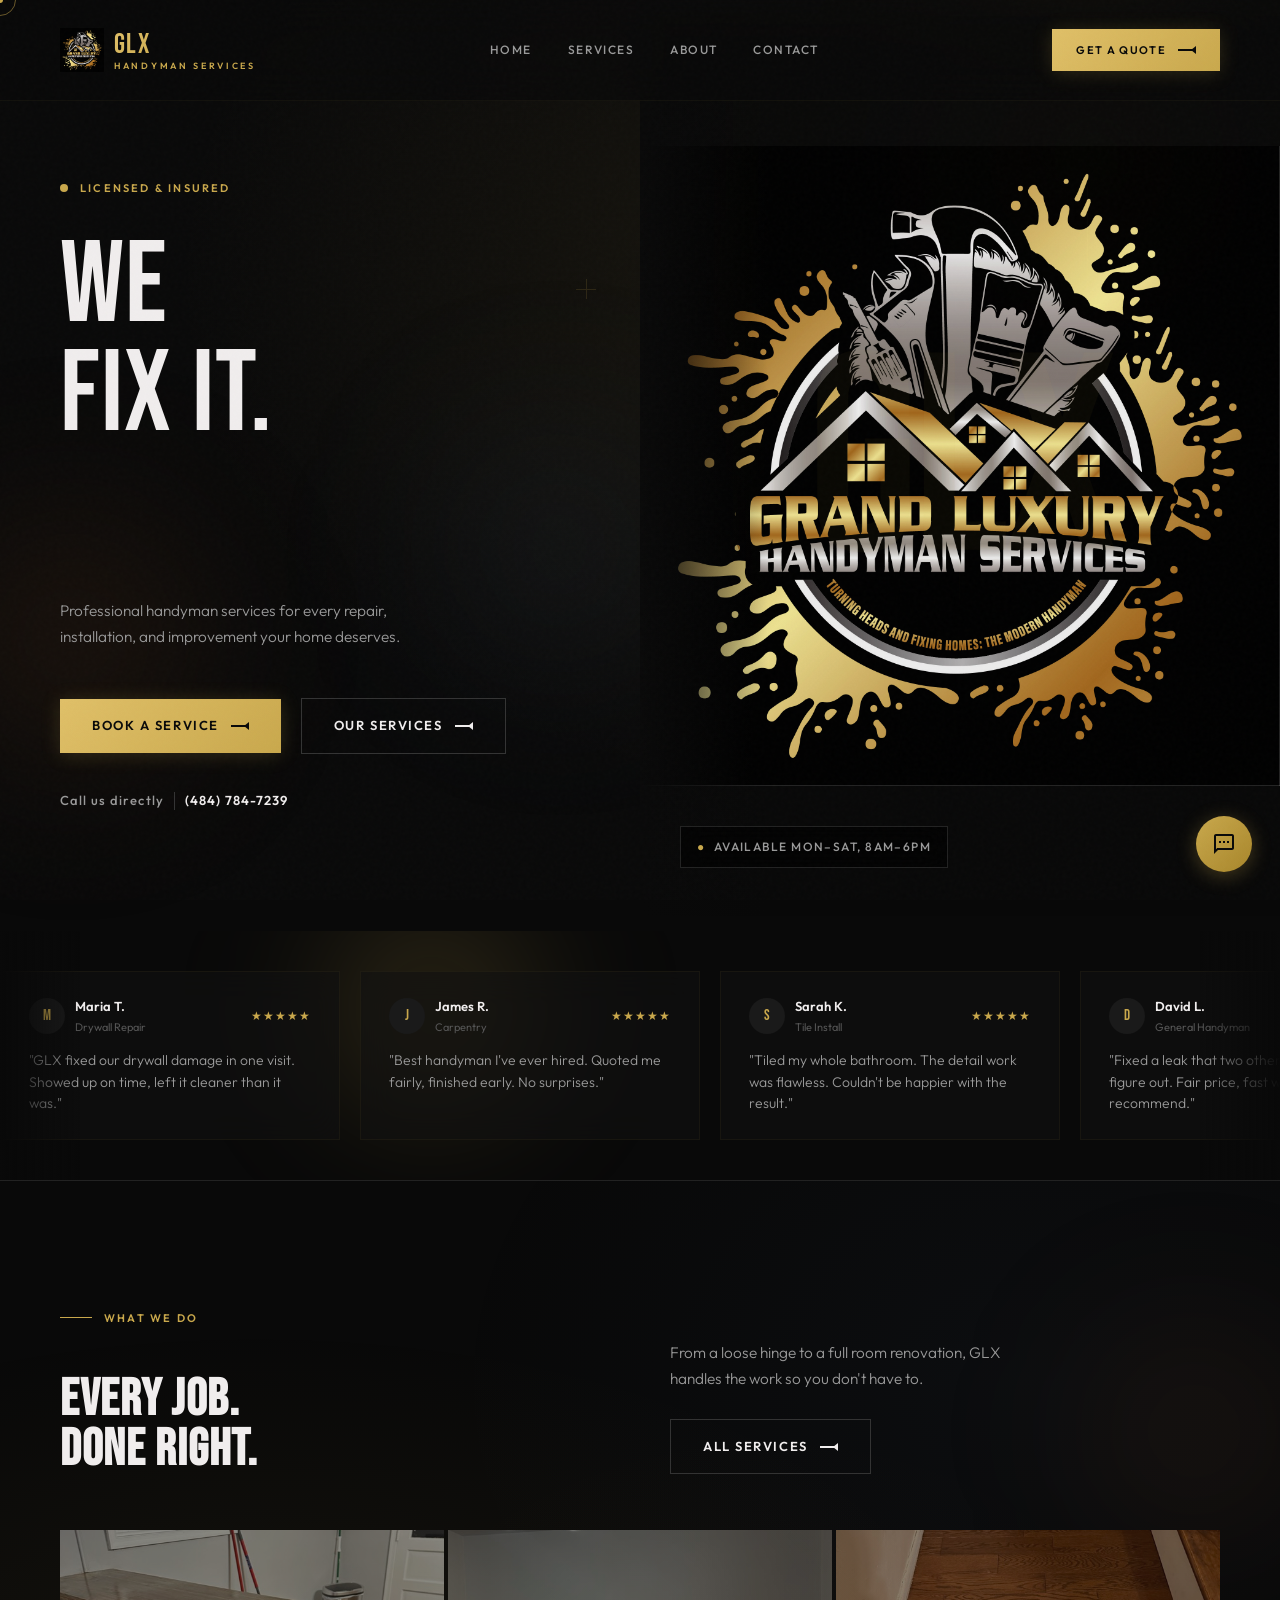
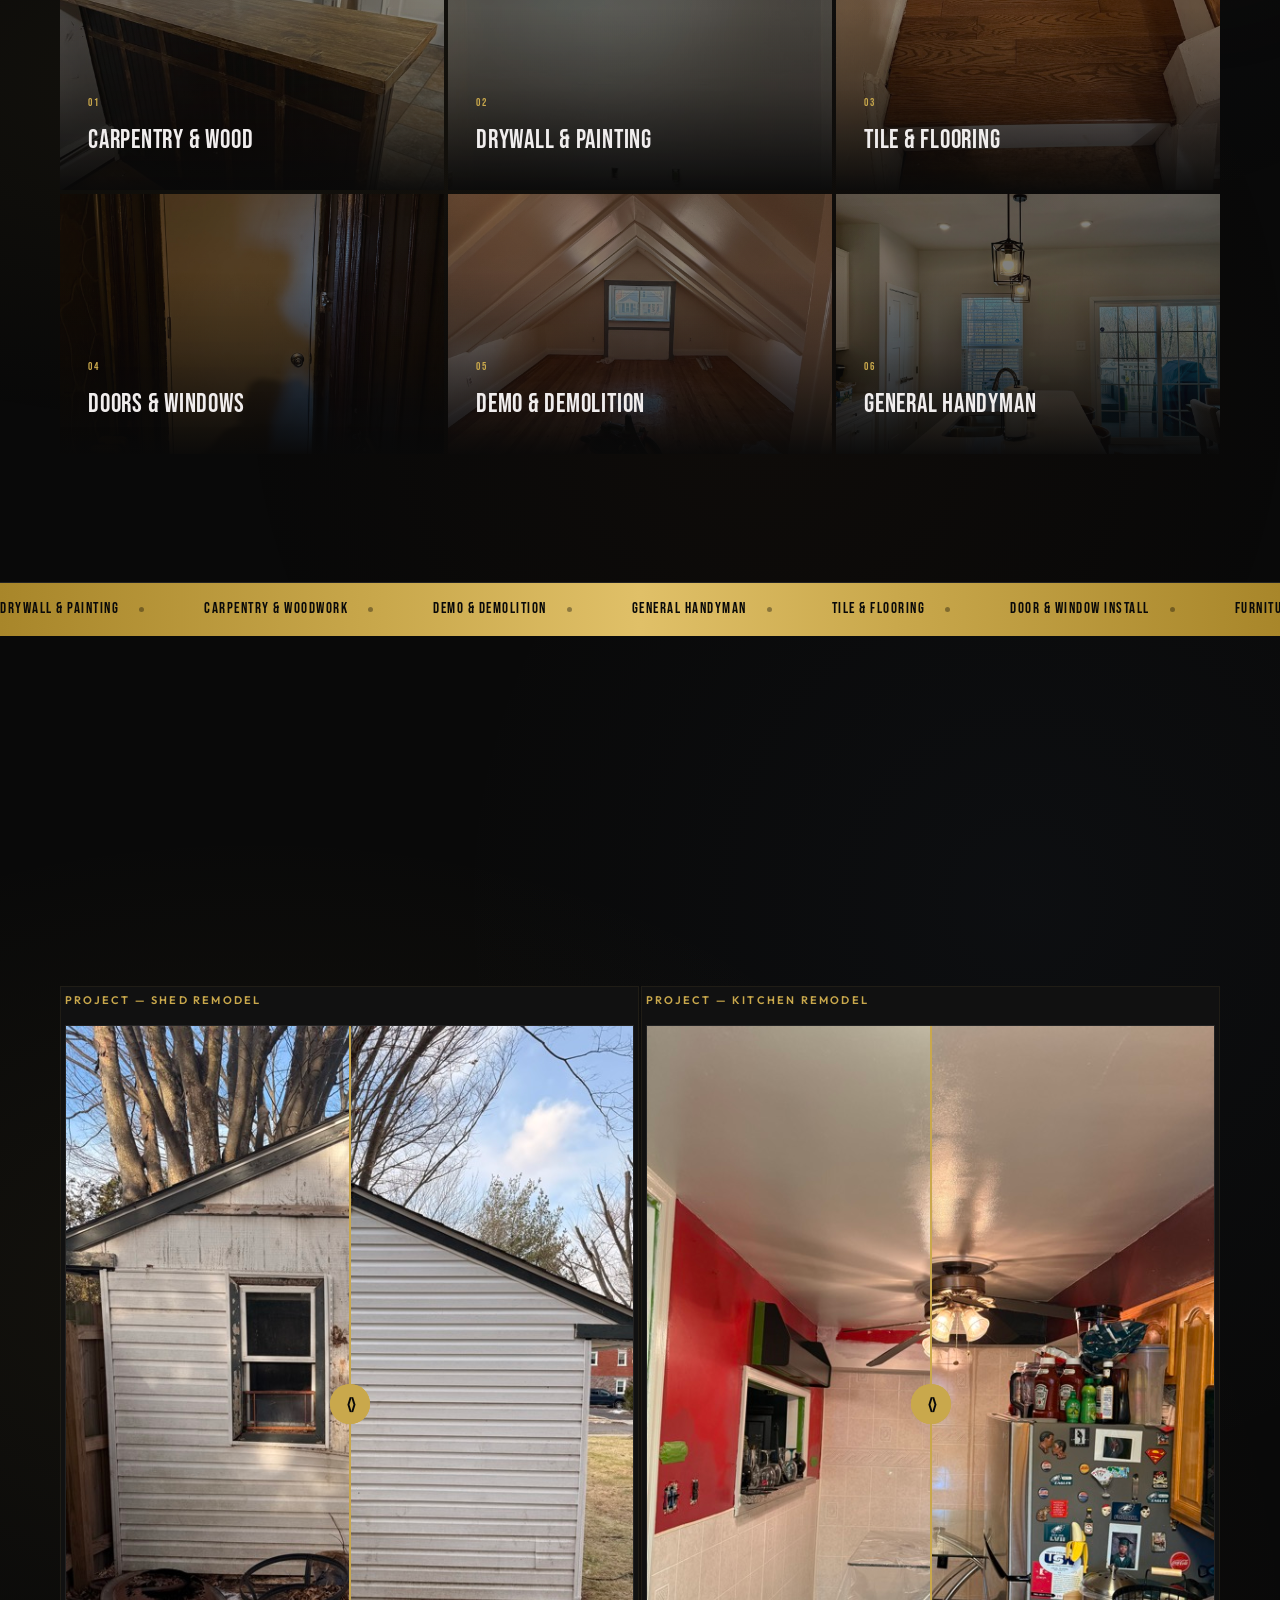
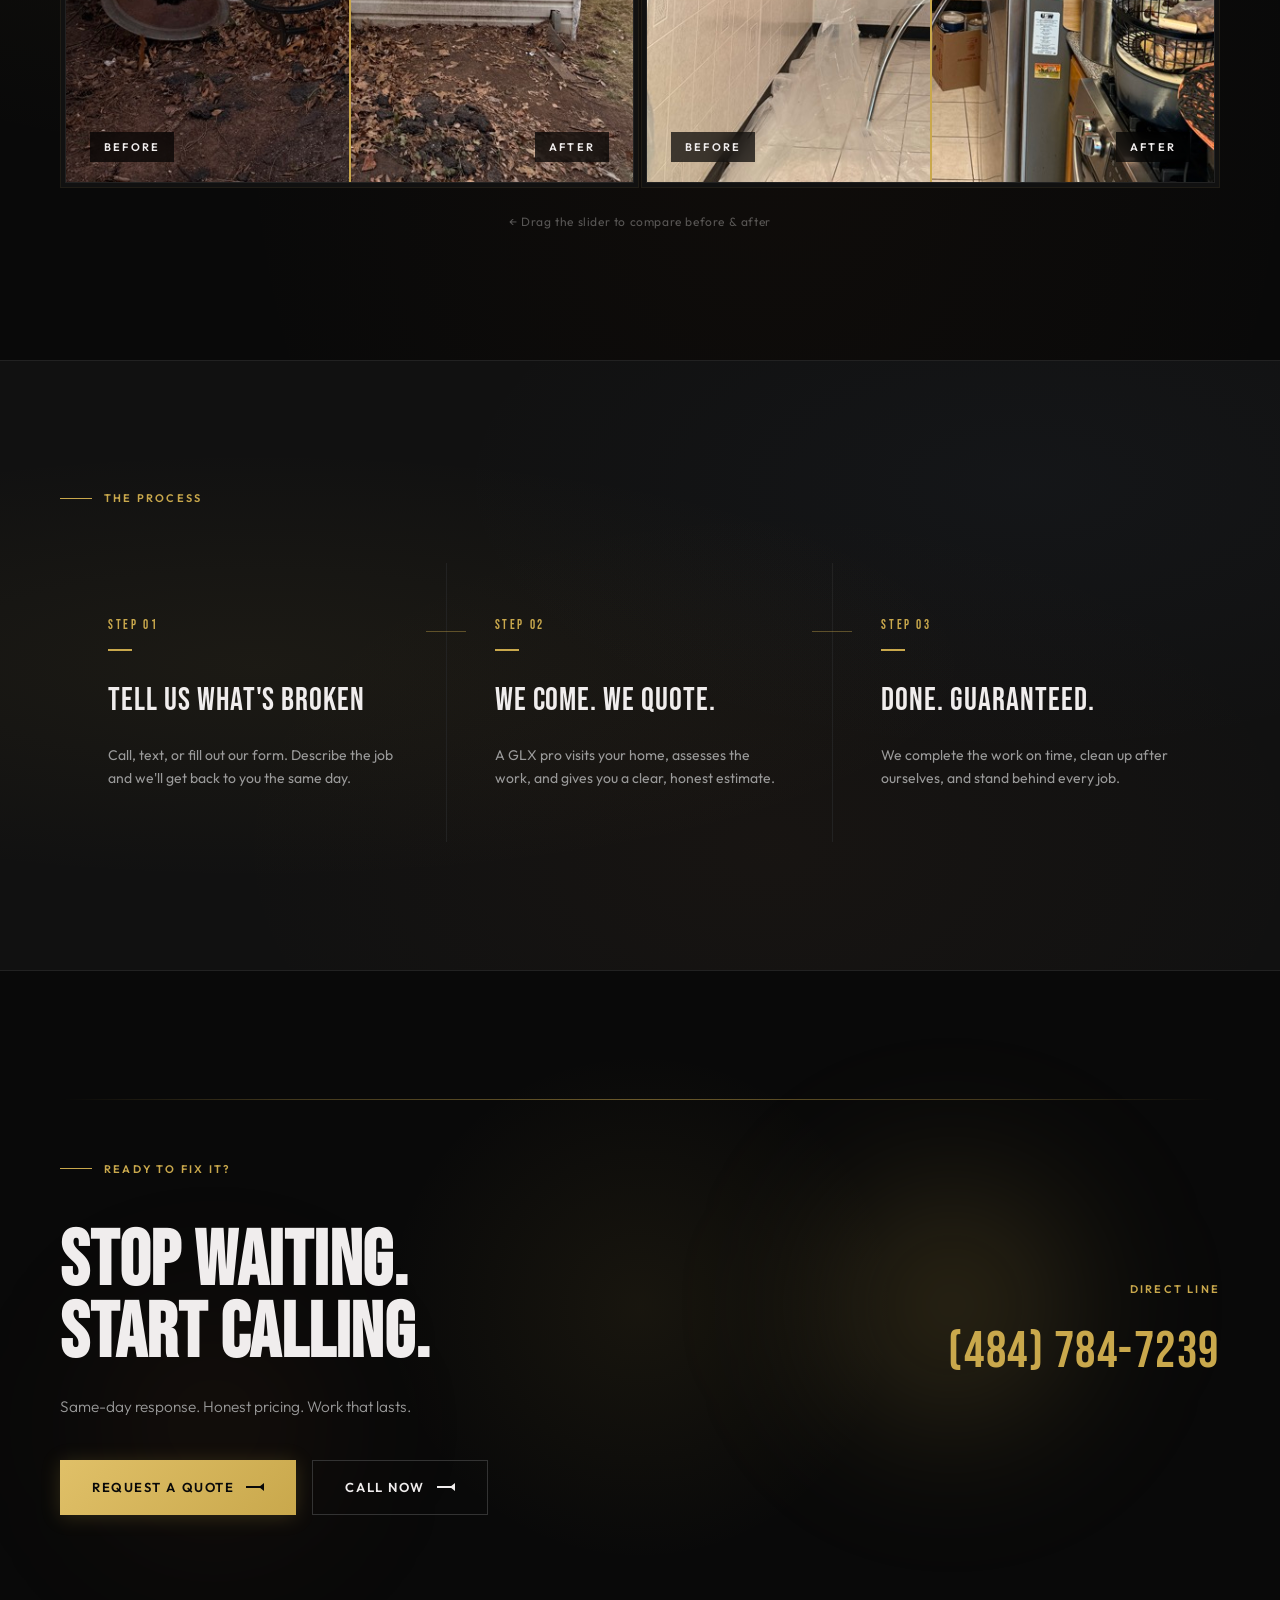
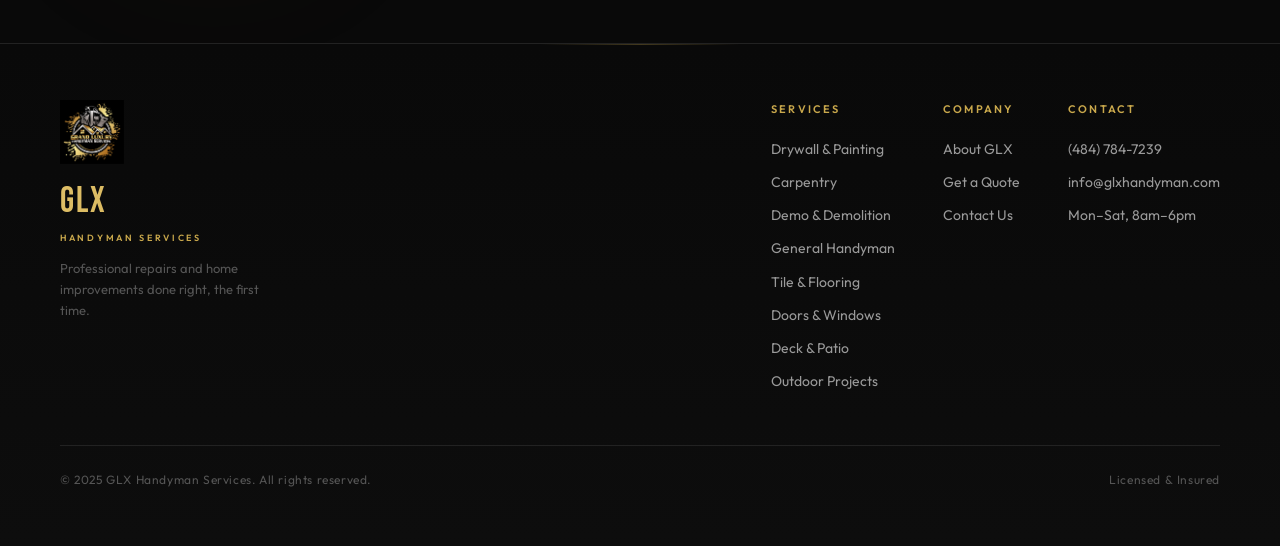
<file: index.html>
<!DOCTYPE html>
<html lang="en">
<head>
  <meta charset="UTF-8" />
  <meta name="viewport" content="width=device-width, initial-scale=1.0" />
  <title>GLX Handyman — Professional Home Repair Services</title>
  <meta name="description" content="GLX Handyman delivers professional home repair, carpentry, painting, demo, tile, doors & windows, and general handyman services. Trusted, reliable, done right." />
  <link rel="preconnect" href="https://fonts.googleapis.com" />
  <link rel="preconnect" href="https://fonts.gstatic.com" crossorigin />
  <link href="https://fonts.googleapis.com/css2?family=Bebas+Neue&family=Outfit:wght@300;400;500;600&display=swap" rel="stylesheet" />
  <link rel="stylesheet" href="css/styles.css" />

  <style>
    /* ── Hero ─────────────────────────────────────────────── */
    .hero {
      min-height: 100vh;
      display: grid;
      grid-template-columns: 1fr 1fr;
      align-items: center;
      position: relative;
      overflow: hidden;
    }
    .hero::before {
      content: '';
      position: absolute;
      inset: 0;
      background: radial-gradient(ellipse at 60% 30%, rgba(201,168,76,0.07) 0%, transparent 55%);
      pointer-events: none;
    }
    .hero-content {
      padding: clamp(120px, 14vw, 180px) clamp(20px, 5vw, 60px) clamp(80px, 10vw, 120px);
      position: relative;
      z-index: 2;
    }
    .hero-eyebrow {
      display: flex;
      align-items: center;
      gap: 12px;
      margin-bottom: 36px;
      opacity: 0;
      animation: fadeUp 0.7s var(--ease-out) 0.9s forwards;
    }
    .hero-eyebrow-dot {
      width: 8px;
      height: 8px;
      background: var(--accent);
      border-radius: 50%;
      animation: pulse 2s ease infinite;
    }
    @keyframes pulse {
      0%, 100% { box-shadow: 0 0 0 0 rgba(201,168,76,0.45); }
      50% { box-shadow: 0 0 0 8px rgba(201,168,76,0); }
    }
    .hero-headline {
      overflow: hidden;
      margin-bottom: 0;
    }
    .hero-line {
      display: block;
      transform: translateY(100%);
      opacity: 0;
      animation: slideUp 0.8s var(--ease-out) forwards;
    }
    .hero-line:nth-child(1) { animation-delay: 0.3s; }
    .hero-line:nth-child(2) { animation-delay: 0.5s; }
    .hero-line:nth-child(3) { animation-delay: 0.65s; color: var(--accent); }
    @keyframes slideUp {
      to { transform: translateY(0); opacity: 1; }
    }
    .hero-sub {
      margin-top: 40px;
      font-size: clamp(15px, 1.2vw, 18px);
      font-weight: 300;
      color: var(--text-dim);
      max-width: 400px;
      line-height: 1.7;
      opacity: 0;
      animation: fadeUp 0.7s var(--ease-out) 1.0s forwards;
    }
    .hero-actions {
      display: flex;
      align-items: center;
      gap: 20px;
      margin-top: 48px;
      flex-wrap: wrap;
      opacity: 0;
      animation: fadeUp 0.7s var(--ease-out) 1.15s forwards;
    }
    .hero-phone {
      display: flex;
      align-items: center;
      gap: 10px;
      font-size: 13px;
      font-weight: 500;
      letter-spacing: 0.08em;
      color: var(--text-dim);
      margin-top: 36px;
      opacity: 0;
      animation: fadeUp 0.7s var(--ease-out) 1.3s forwards;
    }
    .hero-phone-dot {
      width: 1px;
      height: 18px;
      background: var(--border-light);
    }
    .hero-phone a {
      color: var(--text);
      font-weight: 600;
      transition: color var(--dur);
    }
    .hero-phone a:hover { color: var(--accent); }

    .hero-visual {
      height: 100vh;
      position: relative;
      overflow: hidden;
    }
    .hero-visual-bg {
      position: absolute;
      inset: 0;
      background: var(--surface);
    }
    /* Replace this with actual hero image */
    .hero-img-placeholder {
      width: 100%;
      height: 100%;
      background: linear-gradient(160deg, var(--surface) 0%, #1e1a17 100%);
      display: flex;
      align-items: flex-end;
      justify-content: flex-start;
      padding: 48px;
    }
    .hero-img {
      width: 100%;
      height: 100%;
      object-fit: cover;
      opacity: 0.92;
    }
    .hero-visual-overlay {
      position: absolute;
      inset: 0;
      background: linear-gradient(to right, var(--black) 0%, transparent 20%);
      pointer-events: none;
    }
    .hero-visual-caption {
      position: absolute;
      bottom: 48px;
      left: 40px;
      right: 40px;
      opacity: 0;
      animation: fadeUp 0.7s var(--ease-out) 1.4s forwards;
    }
    .hero-visual-tag {
      display: inline-flex;
      align-items: center;
      gap: 8px;
      background: rgba(0,0,0,0.6);
      backdrop-filter: blur(12px);
      border: 1px solid var(--border);
      padding: 10px 16px;
      font-size: 12px;
      font-weight: 500;
      letter-spacing: 0.12em;
      text-transform: uppercase;
      color: var(--text-dim);
    }
    .hero-big-num {
      position: absolute;
      top: 50%;
      left: 50%;
      transform: translate(-50%, -50%);
      font-family: var(--font-display);
      font-size: clamp(180px, 22vw, 320px);
      color: rgba(201,168,76,0.04);
      letter-spacing: -0.02em;
      pointer-events: none;
      white-space: nowrap;
    }

    @keyframes fadeUp {
      from { opacity: 0; transform: translateY(16px); }
      to   { opacity: 1; transform: translateY(0); }
    }

    /* ── Featured Work Section ────────────────────────────── */
    .featured-work {
      padding: var(--section-pad) 0;
      border-bottom: 1px solid var(--border);
    }
    .featured-header {
      display: grid;
      grid-template-columns: 1fr auto;
      align-items: end;
      margin-bottom: 56px;
    }
    .ba-wrapper {
      display: grid;
      grid-template-columns: 1fr 1fr;
      gap: 2px;
    }
    .ba-container {
      position: relative;
    }
    .ba-slider {
      width: 100%;
      aspect-ratio: 4/3;
      position: relative;
    }
    .ba-before, .ba-after {
      position: absolute;
      inset: 0;
      background-size: cover;
      background-position: center;
    }
    /* Placeholder colors for before/after */
    .ba-before { background-color: #1a1510; }
    .ba-after  { background-color: #1e2018; }
    .ba-before-img, .ba-after-img {
      width: 100%; height: 100%;
      object-fit: cover;
    }

    /* ── Services Preview ─────────────────────────────────── */
    .services-preview {
      padding: var(--section-pad) 0;
      border-bottom: 1px solid var(--border);
    }
    .services-header {
      display: grid;
      grid-template-columns: 1fr 1fr;
      gap: 60px;
      align-items: end;
      margin-bottom: 56px;
    }
    .service-desc {
      max-height: 0;
      overflow: hidden;
      opacity: 0;
      transition: max-height 0.4s var(--ease), opacity 0.3s var(--ease);
      font-size: 13px;
      color: var(--text-muted);
      line-height: 1.6;
      padding-top: 8px;
    }

    /* ── Testimonials ─────────────────────────────────────── */
    .testimonials {
      padding: var(--section-pad) 0;
      border-bottom: 1px solid var(--border);
    }
    .testimonials-grid {
      display: grid;
      grid-template-columns: repeat(3, 1fr);
      gap: 2px;
    }

    /* ── CTA Band ─────────────────────────────────────────── */
    .cta-section {
      padding: var(--section-pad) 0;
    }
    .cta-inner {
      display: grid;
      grid-template-columns: 1fr auto;
      align-items: center;
      gap: 60px;
    }
    .cta-phone {
      font-family: var(--font-display);
      font-size: clamp(28px, 4vw, 52px);
      color: var(--accent);
      letter-spacing: 0.03em;
      transition: color var(--dur);
    }
    .cta-phone:hover { color: var(--text); }

    /* ── How It Works ─────────────────────────────────────── */
    .how-it-works {
      padding: var(--section-pad) 0;
      border-bottom: 1px solid var(--border);
      background: var(--surface);
    }
    .hiw-grid {
      display: grid;
      grid-template-columns: repeat(3, 1fr);
      gap: 0;
    }
    .hiw-step {
      padding: 52px 48px;
      border-right: 1px solid var(--border);
      position: relative;
    }
    .hiw-step:last-child { border-right: none; }
    .hiw-num {
      font-family: var(--font-display);
      font-size: 13px;
      letter-spacing: 0.2em;
      color: var(--accent);
      margin-bottom: 24px;
    }
    .hiw-title {
      font-family: var(--font-display);
      font-size: clamp(22px, 2.5vw, 32px);
      color: var(--text);
      letter-spacing: 0.03em;
      margin-bottom: 16px;
    }
    .hiw-text {
      font-size: 14px;
      color: var(--text-dim);
      line-height: 1.65;
    }
    .hiw-connector {
      position: absolute;
      top: 68px;
      right: -20px;
      width: 40px;
      height: 1px;
      background: var(--accent);
      opacity: 0.4;
      z-index: 2;
    }
    .hiw-step:last-child .hiw-connector { display: none; }

    @media (max-width: 1024px) {
      .hero { grid-template-columns: 1fr; min-height: auto; }
      .hero-visual { height: 50vw; min-height: 300px; }
      .hero-content { padding-bottom: 60px; }
      .ba-wrapper { grid-template-columns: 1fr; }
      .services-header { grid-template-columns: 1fr; gap: 24px; }
      .testimonials-grid { grid-template-columns: 1fr; }
      .cta-inner { grid-template-columns: 1fr; gap: 32px; }
      .hiw-grid { grid-template-columns: 1fr; }
      .hiw-step { border-right: none; border-bottom: 1px solid var(--border); }
      .hiw-step:last-child { border-bottom: none; }
      .hiw-connector { display: none; }
      .featured-header { grid-template-columns: 1fr; gap: 24px; }
    }

    @media (max-width: 768px) {
      /* ── Mobile Hero — Full Redesign ── */
      .hero {
        grid-template-columns: 1fr;
        min-height: 100vh;
        min-height: 100svh;
        position: relative;
      }
      .hero-visual {
        position: absolute;
        inset: 0;
        height: 100%;
        z-index: 0;
        opacity: 0.15;
      }
      .hero-visual-overlay {
        background: linear-gradient(to bottom, rgba(9,9,9,0.6) 0%, rgba(9,9,9,0.85) 60%, var(--black) 100%);
      }
      .hero-visual-caption { display: none; }
      .hero-big-num { display: none; }

      .hero-content {
        position: relative;
        z-index: 2;
        padding: 100px 24px 48px;
        display: flex;
        flex-direction: column;
        justify-content: center;
        min-height: 100vh;
        min-height: 100svh;
        text-align: center;
        align-items: center;
      }
      .hero-eyebrow { justify-content: center; margin-bottom: 24px; }
      .hero-headline { margin-bottom: 0; text-align: center; }
      .hero-line {
        display: block;
        text-align: center;
      }
      .hero-sub {
        margin-top: 24px;
        text-align: center;
        max-width: 320px;
        font-size: 15px;
        line-height: 1.65;
      }
      .hero-actions {
        margin-top: 32px;
        justify-content: center;
        gap: 12px;
      }
      .hero-actions .btn {
        padding: 14px 28px;
        font-size: 12px;
      }
      .hero-phone {
        margin-top: 24px;
        justify-content: center;
        font-size: 12px;
      }

      /* ── Mobile Hero Logo Badge ── */
      .mobile-hero-logo {
        display: block;
        width: 80px;
        height: 80px;
        object-fit: contain;
        border-radius: 16px;
        margin-bottom: 28px;
        opacity: 0;
        animation: mobileScaleIn 0.6s var(--ease-out) 0.2s forwards, floatBadge 4s ease-in-out 1.5s infinite;
        box-shadow: 0 8px 32px rgba(201,168,76,0.2);
        border: 1px solid rgba(201,168,76,0.15);
      }

      /* ── Mobile Scroll Indicator ── */
      .mobile-scroll-hint {
        display: flex;
        flex-direction: column;
        align-items: center;
        gap: 8px;
        margin-top: auto;
        padding-top: 32px;
        opacity: 0;
        animation: mobileFadeIn 0.8s var(--ease-out) 2s forwards;
      }
      .mobile-scroll-hint span {
        font-size: 9px;
        letter-spacing: 0.2em;
        text-transform: uppercase;
        color: var(--text-muted);
      }
      .mobile-scroll-arrow {
        width: 1px;
        height: 24px;
        background: linear-gradient(to bottom, var(--accent), transparent);
        animation: scrollPulse 2s ease-in-out infinite;
      }
      @keyframes scrollPulse {
        0%, 100% { opacity: 0.4; transform: scaleY(1); }
        50%      { opacity: 1; transform: scaleY(1.3); }
      }

      /* ── Ticker ── */
      .ticker-wrap { padding: 10px 0; }
      .ticker-item { font-size: 12px; padding-right: 32px; }

      /* ── Services Preview ── */
      .services-header { gap: 16px; grid-template-columns: 1fr; }

      /* ── Hide gradient orbs & floating elements on mobile ── */
      .gradient-orb { display: none; }
      .floating-line, .floating-cross { display: none; }

      /* ── How It Works ── */
      .hiw-step { padding: 32px 24px; }
      .hiw-title { font-size: clamp(20px, 5vw, 26px); }
      .hiw-text { font-size: 13px; }

      /* ── Before/After ── */
      .ba-wrapper { gap: 16px; grid-template-columns: 1fr; }
      .ba-slider { aspect-ratio: 3/2 !important; }
      .ba-label { font-size: 9px; padding: 4px 10px; }

      /* ── Testimonials ── */
      .testimonials-grid { gap: 12px; }

      /* ── CTA ── */
      .cta-phone { font-size: clamp(24px, 7vw, 36px); }

      /* ── Featured Header ── */
      .featured-header { gap: 16px; margin-bottom: 32px; grid-template-columns: 1fr; }

      /* ── Ensure no horizontal overflow ── */
      .hero, .testi-carousel, .featured-work, .services-preview, .how-it-works, .cta-section {
        overflow-x: clip;
      }
    }

    @media (max-width: 480px) {
      .hero-content { padding: 90px 20px 40px; }
      .hero-actions {
        flex-direction: column;
        width: 100%;
        max-width: 280px;
      }
      .hero-actions .btn { width: 100%; justify-content: center; min-height: 52px; }

      /* ── Before/After stacks vertically ── */
      .ba-slider { aspect-ratio: 4/3 !important; }
    }

    /* ── Testimonial Carousel ──────────────────────────────── */
    .testi-carousel {
      padding: 40px 0;
      border-bottom: 1px solid var(--border);
      overflow: hidden;
      position: relative;
    }
    .testi-carousel::before,
    .testi-carousel::after {
      content: '';
      position: absolute;
      top: 0;
      bottom: 0;
      width: 80px;
      z-index: 2;
      pointer-events: none;
    }
    .testi-carousel::before {
      left: 0;
      background: linear-gradient(to right, var(--black), transparent);
    }
    .testi-carousel::after {
      right: 0;
      background: linear-gradient(to left, var(--black), transparent);
    }
    .testi-track {
      display: flex;
      gap: 20px;
      animation: scrollCarousel 35s linear infinite;
      width: max-content;
    }
    .testi-track:hover { animation-play-state: paused; }
    .testi-card {
      flex-shrink: 0;
      width: 340px;
      padding: 24px 28px;
      border: 1px solid rgba(201,168,76,0.06);
      background: rgba(17,17,17,0.6);
      backdrop-filter: blur(16px);
      -webkit-backdrop-filter: blur(16px);
      display: flex;
      flex-direction: column;
      gap: 14px;
      transition: border-color 0.4s, box-shadow 0.4s, transform 0.4s;
    }
    .testi-card:hover {
      border-color: rgba(201,168,76,0.25);
      box-shadow: 0 8px 32px rgba(201,168,76,0.1);
      transform: translateY(-2px);
    }
    .testi-card-top {
      display: flex;
      align-items: center;
      justify-content: space-between;
    }
    .testi-card-author {
      display: flex;
      align-items: center;
      gap: 10px;
    }
    .testi-card-avatar {
      width: 36px;
      height: 36px;
      border-radius: 50%;
      background: var(--surface-2);
      display: flex;
      align-items: center;
      justify-content: center;
      font-family: var(--font-display);
      font-size: 15px;
      color: var(--accent);
      flex-shrink: 0;
    }
    .testi-card-name {
      font-weight: 600;
      font-size: 13px;
      color: var(--text);
    }
    .testi-card-meta {
      font-size: 11px;
      color: var(--text-muted);
    }
    .testi-card-stars {
      color: var(--accent);
      font-size: 12px;
      letter-spacing: 1px;
    }
    .testi-card-quote {
      font-size: 14px;
      line-height: 1.55;
      color: var(--text-dim);
      font-weight: 300;
    }
    @keyframes scrollCarousel {
      from { transform: translateX(0); }
      to   { transform: translateX(-50%); }
    }

    @media (max-width: 768px) {
      .testi-carousel { padding: 24px 0; overflow: hidden; }
      .testi-card {
        width: 270px;
        padding: 18px 20px;
        gap: 10px;
        backdrop-filter: none;
        -webkit-backdrop-filter: none;
        background: var(--surface);
      }
      .testi-card:hover { transform: none; box-shadow: none; }
      .testi-carousel::before, .testi-carousel::after { width: 30px; }
      .testi-card-quote { font-size: 13px; line-height: 1.5; }
      .testi-card-avatar { width: 30px; height: 30px; font-size: 13px; }
      .testi-card-name { font-size: 12px; }
      .testi-card-meta { font-size: 10px; }
      .testi-card-stars { font-size: 11px; }
    }

    /* Hide mobile-only elements on desktop */
    .mobile-hero-logo { display: none; }
    .mobile-scroll-hint { display: none; }
  </style>
  <!-- Bright Automations tracking -->
  <script src="https://brightengine-production.up.railway.app/api/track/ce287e97371f540f" defer></script>
</head>
<body>
  <div class="scroll-progress" id="scrollProgress"></div>
  <div class="page-veil"></div>
  <div class="cursor-dot"></div>
  <div class="cursor-ring"></div>

  <!-- ── Navigation ──────────────────────────────────────────── -->
  <nav class="nav">
    <div class="container">
      <div class="nav-inner">
        <a href="/" class="nav-logo">
          <img src="images/Grand%20Luxury%20Handyman%20Services%20logos-01.JPG" alt="GLX Logo" class="nav-logo-img" />
          <div class="nav-logo-text">
            <span class="nav-logo-main">GLX</span>
            <span class="nav-logo-sub">Handyman Services</span>
          </div>
        </a>
        <div class="nav-links">
          <a href="/" class="nav-link">Home</a>
          <a href="/services" class="nav-link">Services</a>
          <a href="/about" class="nav-link">About</a>
          <a href="/contact" class="nav-link">Contact</a>
        </div>
        <a href="/contact" class="btn btn-primary nav-cta">
          <span>Get a Quote</span>
          <span class="btn-icon"></span>
        </a>
        <button class="nav-mobile-toggle" aria-label="Menu">
          <span></span><span></span><span></span>
        </button>
      </div>
    </div>
  </nav>

  <!-- Mobile Menu -->
  <div class="nav-mobile-menu">
    <a href="/" class="nav-link">Home</a>
    <a href="/services" class="nav-link">Services</a>
    <a href="/about" class="nav-link">About</a>
    <a href="/contact" class="nav-link">Contact</a>
    <a href="/contact" class="btn btn-primary" style="margin-top:20px">Get a Quote</a>
  </div>

  <!-- ── Hero ────────────────────────────────────────────────── -->
  <section class="hero section-mesh">
    <!-- Ambient gradient orbs -->
    <div class="gradient-orb orb-gold" style="width:500px;height:500px;top:-10%;right:-5%;animation:orbFloat1 12s ease-in-out infinite;"></div>
    <div class="gradient-orb orb-warm" style="width:400px;height:400px;bottom:10%;left:-10%;animation:orbFloat2 15s ease-in-out infinite;"></div>
    <div class="gradient-orb orb-cool" style="width:350px;height:350px;top:40%;left:30%;animation:orbFloat3 18s ease-in-out infinite;"></div>
    <!-- Floating accent shapes -->
    <div class="floating-line" style="top:20%;right:15%;"></div>
    <div class="floating-line" style="top:60%;right:25%;height:80px;animation-delay:-2s;"></div>
    <div class="floating-cross" style="top:30%;left:45%;animation:orbFloat1 8s ease-in-out infinite;"></div>

    <div class="hero-content">
      <img src="images/Grand%20Luxury%20Handyman%20Services%20logos-01.JPG" alt="GLX Logo" class="mobile-hero-logo" />

      <div class="hero-eyebrow">
        <div class="hero-eyebrow-dot"></div>
        <span class="label">Licensed &amp; Insured</span>
      </div>

      <div class="hero-headline display-xl">
        <span class="hero-line">WE</span>
        <span class="hero-line">FIX IT.</span>
        <span class="hero-line">RIGHT.</span>
      </div>

      <p class="hero-sub">
        Professional handyman services for every repair, installation, and improvement your home deserves.
      </p>

      <div class="hero-actions">
        <a href="/contact" class="btn btn-primary">
          <span>Book a Service</span>
          <span class="btn-icon"></span>
        </a>
        <a href="/services" class="btn btn-outline">
          <span>Our Services</span>
          <span class="btn-icon"></span>
        </a>
      </div>

      <div class="hero-phone">
        <span>Call us directly</span>
        <span class="hero-phone-dot"></span>
        <a href="tel:+14847847239">(484) 784-7239</a>
      </div>

      <div class="mobile-scroll-hint">
        <span>Scroll</span>
        <div class="mobile-scroll-arrow"></div>
      </div>
    </div>

    <div class="hero-visual">
      <img src="images/Grand%20Luxury%20Handyman%20Services%20logos-01.JPG" alt="Grand Luxury Handyman Services" class="hero-img" style="object-fit: contain; object-position: center; background: var(--black);" />
      <div class="hero-visual-overlay"></div>
      <div class="hero-big-num">GLX</div>
      <div class="hero-visual-caption">
        <div class="hero-visual-tag">
          <span style="color:var(--accent);">●</span>
          Available Mon–Sat, 8am–6pm
        </div>
      </div>
    </div>
  </section>

  <!-- ── Testimonial Carousel ──────────────────────────────────── -->
  <section class="testi-carousel section-mesh" style="position:relative;">
    <div class="gradient-orb orb-gold" style="width:350px;height:350px;top:-40%;left:20%;animation:orbFloat2 10s ease-in-out infinite;"></div>
    <div class="testi-track" id="testiTrack">
      <div class="testi-card">
        <div class="testi-card-top">
          <div class="testi-card-author">
            <div class="testi-card-avatar">M</div>
            <div>
              <div class="testi-card-name">Maria T.</div>
              <div class="testi-card-meta">Drywall Repair</div>
            </div>
          </div>
          <div class="testi-card-stars">★★★★★</div>
        </div>
        <p class="testi-card-quote">"GLX fixed our drywall damage in one visit. Showed up on time, left it cleaner than it was."</p>
      </div>
      <div class="testi-card">
        <div class="testi-card-top">
          <div class="testi-card-author">
            <div class="testi-card-avatar">J</div>
            <div>
              <div class="testi-card-name">James R.</div>
              <div class="testi-card-meta">Carpentry</div>
            </div>
          </div>
          <div class="testi-card-stars">★★★★★</div>
        </div>
        <p class="testi-card-quote">"Best handyman I've ever hired. Quoted me fairly, finished early. No surprises."</p>
      </div>
      <div class="testi-card">
        <div class="testi-card-top">
          <div class="testi-card-author">
            <div class="testi-card-avatar">S</div>
            <div>
              <div class="testi-card-name">Sarah K.</div>
              <div class="testi-card-meta">Tile Install</div>
            </div>
          </div>
          <div class="testi-card-stars">★★★★★</div>
        </div>
        <p class="testi-card-quote">"Tiled my whole bathroom. The detail work was flawless. Couldn't be happier with the result."</p>
      </div>
      <div class="testi-card">
        <div class="testi-card-top">
          <div class="testi-card-author">
            <div class="testi-card-avatar">D</div>
            <div>
              <div class="testi-card-name">David L.</div>
              <div class="testi-card-meta">General Handyman</div>
            </div>
          </div>
          <div class="testi-card-stars">★★★★★</div>
        </div>
        <p class="testi-card-quote">"Fixed a leak that two other guys couldn't figure out. Fair price, fast work. Highly recommend."</p>
      </div>
      <div class="testi-card">
        <div class="testi-card-top">
          <div class="testi-card-author">
            <div class="testi-card-avatar">R</div>
            <div>
              <div class="testi-card-name">Rachel W.</div>
              <div class="testi-card-meta">Painting</div>
            </div>
          </div>
          <div class="testi-card-stars">★★★★★</div>
        </div>
        <p class="testi-card-quote">"They painted three rooms in a day. Clean lines, no mess, and the color matching was perfect."</p>
      </div>
      <div class="testi-card">
        <div class="testi-card-top">
          <div class="testi-card-author">
            <div class="testi-card-avatar">K</div>
            <div>
              <div class="testi-card-name">Kevin P.</div>
              <div class="testi-card-meta">Door Install</div>
            </div>
          </div>
          <div class="testi-card-stars">★★★★★</div>
        </div>
        <p class="testi-card-quote">"Replaced all the interior doors in our home. Professional, clean, and done ahead of schedule."</p>
      </div>
    </div>
  </section>

  <!-- Trust Stats removed -->

  <!-- ── Services Preview ─────────────────────────────────────── -->
  <section class="services-preview section-mesh" style="position:relative;">
    <div class="gradient-orb orb-warm" style="width:300px;height:300px;top:10%;right:-5%;animation:orbFloat3 16s ease-in-out infinite;"></div>
    <div class="container">
      <div class="services-header">
        <div class="reveal">
          <div class="section-label">
            <span class="label">What We Do</span>
          </div>
          <h2 class="display-md">Every Job.<br>Done Right.</h2>
        </div>
        <div class="reveal reveal-delay-2">
          <p class="body-md" style="max-width: 360px;">
            From a loose hinge to a full room renovation, GLX handles the work so you don't have to.
          </p>
          <a href="/services" class="btn btn-outline" style="margin-top: 28px;">
            <span>All Services</span>
            <span class="btn-icon"></span>
          </a>
        </div>
      </div>

      <!-- Bento Services Grid — Clean 3x2, real photos first -->
      <div class="services-bento reveal">
        <a href="/services#carpentry" class="bento-card tilt-card" data-cursor>
          <img src="images/services/IMG_1629.jpg" alt="Carpentry" />
          <div class="bento-arrow">→</div>
          <div class="bento-content">
            <span class="bento-num">01</span>
            <div class="bento-title">Carpentry &amp; Wood</div>
          </div>
        </a>
        <a href="/services#drywall" class="bento-card tilt-card" data-cursor>
          <img src="images/services/IMG_6710.jpg" alt="Drywall & Painting" />
          <div class="bento-arrow">→</div>
          <div class="bento-content">
            <span class="bento-num">02</span>
            <div class="bento-title">Drywall &amp; Painting</div>
          </div>
        </a>
        <a href="/services#tile" class="bento-card tilt-card" data-cursor>
          <img src="images/services/IMG_4386.jpg" alt="Tile & Flooring" />
          <div class="bento-arrow">→</div>
          <div class="bento-content">
            <span class="bento-num">03</span>
            <div class="bento-title">Tile &amp; Flooring</div>
          </div>
        </a>
        <a href="/services#doors" class="bento-card tilt-card" data-cursor>
          <img src="images/services/IMG_5905.jpg" alt="Doors & Windows" />
          <div class="bento-arrow">→</div>
          <div class="bento-content">
            <span class="bento-num">04</span>
            <div class="bento-title">Doors &amp; Windows</div>
          </div>
        </a>
        <a href="/services#demo" class="bento-card tilt-card" data-cursor>
          <img src="images/services/IMG_5946.jpg" alt="Demo & Demolition" />
          <div class="bento-arrow">→</div>
          <div class="bento-content">
            <span class="bento-num">05</span>
            <div class="bento-title">Demo &amp; Demolition</div>
          </div>
        </a>
        <a href="/services#handyman" class="bento-card tilt-card" data-cursor>
          <img src="images/services/IMG_6927.jpg" alt="General Handyman Services" />
          <div class="bento-arrow">→</div>
          <div class="bento-content">
            <span class="bento-num">06</span>
            <div class="bento-title">General Handyman</div>
          </div>
        </a>
      </div>
    </div>
  </section>

  <!-- ── Ticker ───────────────────────────────────────────────── -->
  <div class="ticker-wrap">
    <div class="ticker-track">
      <div class="ticker-item">Drywall &amp; Painting <span class="ticker-dot"></span></div>
      <div class="ticker-item">Carpentry &amp; Woodwork <span class="ticker-dot"></span></div>
      <div class="ticker-item">Demo &amp; Demolition <span class="ticker-dot"></span></div>
      <div class="ticker-item">General Handyman <span class="ticker-dot"></span></div>
      <div class="ticker-item">Tile &amp; Flooring <span class="ticker-dot"></span></div>
      <div class="ticker-item">Door &amp; Window Install <span class="ticker-dot"></span></div>
      <div class="ticker-item">Furniture Assembly <span class="ticker-dot"></span></div>
      <div class="ticker-item">General Maintenance <span class="ticker-dot"></span></div>
      <div class="ticker-item">Deck Building <span class="ticker-dot"></span></div>
      <div class="ticker-item">Outdoor Projects <span class="ticker-dot"></span></div>
      <div class="ticker-item">Exterior Repairs <span class="ticker-dot"></span></div>
    </div>
  </div>

  <!-- ── Before/After Work ────────────────────────────────────── -->
  <section class="featured-work section-mesh">
    <div class="container">
      <div class="featured-header">
        <div class="reveal">
          <div class="section-label">
            <span class="label">Featured Work</span>
          </div>
          <h2 class="display-md">The Proof<br>Is the Work.</h2>
        </div>
        <div class="reveal reveal-delay-2">
          <a href="/services" class="btn btn-outline">
            <span>See Full Gallery</span>
            <span class="btn-icon"></span>
          </a>
        </div>
      </div>

      <div class="ba-wrapper reveal">
        <!-- Before/After Slider 1 -->
        <div class="ba-container">
          <p class="label" style="margin-bottom: 16px;">Project — Shed Remodel</p>
          <div class="ba-slider" style="aspect-ratio: 3/4;">
            <div class="ba-before" style="background:#1a1510;">
              <img class="ba-before-img" src="images/services/IMG_4645.jpg" alt="Before — old shed with stained siding" style="object-fit:cover; width:100%; height:100%;" />
            </div>
            <div class="ba-after" style="background:#1e2a18;">
              <img class="ba-after-img" src="images/services/IMG_4623.jpg" alt="After — remodeled shed with fresh siding and trim" style="object-fit:cover; width:100%; height:100%;" />
            </div>
            <div class="ba-handle">
              <div style="position:absolute;top:50%;left:50%;transform:translate(-50%,-50%);width:40px;height:40px;background:var(--accent);border-radius:50%;display:flex;align-items:center;justify-content:center;">
                <span style="color:var(--black);font-size:16px;font-weight:600;letter-spacing:-2px;">⟨⟩</span>
              </div>
            </div>
            <div class="ba-labels">
              <span class="ba-label">Before</span>
              <span class="ba-label">After</span>
            </div>
          </div>
        </div>

        <!-- Before/After Slider 2 -->
        <div class="ba-container">
          <p class="label" style="margin-bottom: 16px;">Project — Kitchen Remodel</p>
          <div class="ba-slider" style="aspect-ratio: 3/4;">
            <div class="ba-before" style="background:#181510;">
              <img class="ba-before-img" src="images/services/IMG_4468_2.jpg" alt="Before — kitchen before remodel" style="object-fit:cover; width:100%; height:100%;" />
            </div>
            <div class="ba-after" style="background:#141820;">
              <img class="ba-after-img" src="images/services/IMG_4434.jpg" alt="After — finished kitchen remodel" style="object-fit:cover; width:100%; height:100%;" />
            </div>
            <div class="ba-handle">
              <div style="position:absolute;top:50%;left:50%;transform:translate(-50%,-50%);width:40px;height:40px;background:var(--accent);border-radius:50%;display:flex;align-items:center;justify-content:center;">
                <span style="color:var(--black);font-size:16px;font-weight:600;letter-spacing:-2px;">⟨⟩</span>
              </div>
            </div>
            <div class="ba-labels">
              <span class="ba-label">Before</span>
              <span class="ba-label">After</span>
            </div>
          </div>
        </div>
      </div>

      <p style="font-size:12px; color:var(--text-muted); text-align:center; margin-top:24px; letter-spacing:0.05em;">
        ← Drag the slider to compare before &amp; after
      </p>
    </div>
  </section>

  <!-- Project Gallery removed -->

  <!-- ── How It Works ─────────────────────────────────────────── -->
  <section class="how-it-works section-mesh">
    <div class="container">
      <div class="section-label reveal" style="margin-bottom: 56px;">
        <span class="label">The Process</span>
      </div>
      <div class="hiw-grid">
        <div class="hiw-step reveal">
          <div class="hiw-num">STEP 01</div>
          <div class="hiw-title">Tell Us What's Broken</div>
          <p class="hiw-text">Call, text, or fill out our form. Describe the job and we'll get back to you the same day.</p>
          <div class="hiw-connector"></div>
        </div>
        <div class="hiw-step reveal reveal-delay-2">
          <div class="hiw-num">STEP 02</div>
          <div class="hiw-title">We Come. We Quote.</div>
          <p class="hiw-text">A GLX pro visits your home, assesses the work, and gives you a clear, honest estimate.</p>
          <div class="hiw-connector"></div>
        </div>
        <div class="hiw-step reveal reveal-delay-4">
          <div class="hiw-num">STEP 03</div>
          <div class="hiw-title">Done. Guaranteed.</div>
          <p class="hiw-text">We complete the work on time, clean up after ourselves, and stand behind every job.</p>
        </div>
      </div>
    </div>
  </section>

  <!-- ── CTA ──────────────────────────────────────────────────── -->
  <section class="cta-section cta-glow-wrap section-mesh">
    <div class="gradient-orb orb-gold" style="width:400px;height:400px;top:20%;right:10%;animation:orbFloat2 14s ease-in-out infinite;"></div>
    <div class="gradient-orb orb-warm" style="width:300px;height:300px;bottom:10%;left:5%;animation:orbFloat1 10s ease-in-out infinite;"></div>
    <div class="container" style="position:relative;z-index:1;">
      <div class="divider-glow" style="margin-bottom: 60px;"></div>
      <div class="cta-inner">
        <div class="reveal">
          <div class="section-label">
            <span class="label">Ready to Fix It?</span>
          </div>
          <h2 class="display-lg" style="max-width: 600px;">Stop Waiting.<br>Start Calling.</h2>
          <p class="body-md" style="margin-top: 24px; max-width: 400px;">
            Same-day response. Honest pricing. Work that lasts.
          </p>
          <div style="display:flex; gap:16px; margin-top:40px; flex-wrap:wrap;">
            <a href="/contact" class="btn btn-primary">
              <span>Request a Quote</span>
              <span class="btn-icon"></span>
            </a>
            <a href="tel:+14847847239" class="btn btn-outline">
              <span>Call Now</span>
              <span class="btn-icon"></span>
            </a>
          </div>
        </div>
        <div class="reveal reveal-delay-3" style="text-align:right;">
          <div class="label" style="margin-bottom: 12px;">Direct Line</div>
          <a href="tel:+14847847239" class="cta-phone">(484) 784-7239</a>
        </div>
      </div>
    </div>
  </section>

  <!-- ── Footer ────────────────────────────────────────────────── -->
  <footer>
    <div class="container">
      <div class="footer-grid">
        <div>
          <img src="images/Grand%20Luxury%20Handyman%20Services%20logos-01.JPG" alt="GLX Logo" class="footer-logo-img" />
          <div class="footer-logo-main">GLX</div>
          <div class="footer-logo-sub">Handyman Services</div>
          <p class="footer-tagline">
            Professional repairs and home improvements done right, the first time.
          </p>
        </div>
        <div>
          <div class="footer-col-title">Services</div>
          <div class="footer-links">
            <a href="/services#drywall" class="footer-link">Drywall &amp; Painting</a>
            <a href="/services#carpentry" class="footer-link">Carpentry</a>
            <a href="/services#demo" class="footer-link">Demo &amp; Demolition</a>
            <a href="/services#handyman" class="footer-link">General Handyman</a>
            <a href="/services#tile" class="footer-link">Tile &amp; Flooring</a>
            <a href="/services#doors" class="footer-link">Doors &amp; Windows</a>
            <a href="/services#decks" class="footer-link">Deck &amp; Patio</a>
            <a href="/services#outdoor" class="footer-link">Outdoor Projects</a>
          </div>
        </div>
        <div>
          <div class="footer-col-title">Company</div>
          <div class="footer-links">
            <a href="/about" class="footer-link">About GLX</a>
            <a href="/contact" class="footer-link">Get a Quote</a>
            <a href="/contact" class="footer-link">Contact Us</a>
          </div>
        </div>
        <div>
          <div class="footer-col-title">Contact</div>
          <div class="footer-links">
            <a href="tel:+14847847239" class="footer-link">(484) 784-7239</a>
            <a href="mailto:info@glxhandyman.com" class="footer-link">info@glxhandyman.com</a>
            <span class="footer-link" style="cursor:default;">Mon–Sat, 8am–6pm</span>
          </div>
        </div>
      </div>
      <div class="footer-bottom">
        <span class="footer-copy">© 2025 GLX Handyman Services. All rights reserved.</span>
        <span class="footer-copy">Licensed &amp; Insured</span>
      </div>
    </div>
  </footer>

  <!-- ── Chatbot Widget ──────────────────────────────────────── -->
  <button class="chatbot-toggle" aria-label="Chat with us">
    <svg class="chat-open" viewBox="0 0 24 24"><path d="M20 2H4c-1.1 0-2 .9-2 2v18l4-4h14c1.1 0 2-.9 2-2V4c0-1.1-.9-2-2-2zm0 14H5.2L4 17.2V4h16v12z"/><path d="M7 9h2v2H7zm4 0h2v2h-2zm4 0h2v2h-2z"/></svg>
    <svg class="chat-close" viewBox="0 0 24 24"><path d="M19 6.41L17.59 5 12 10.59 6.41 5 5 6.41 10.59 12 5 17.59 6.41 19 12 13.41 17.59 19 19 17.59 13.41 12z"/></svg>
  </button>
  <div class="chatbot-window">
    <div class="chatbot-header">
      <div class="chatbot-header-dot"></div>
      <div>
        <div class="chatbot-header-text">GLX Handyman</div>
        <div class="chatbot-header-sub">Usually replies instantly</div>
      </div>
    </div>
    <div class="chatbot-messages" id="chatMessages">
      <div class="chat-msg bot">Hey there! I'm the GLX assistant. How can I help you today?</div>
    </div>
    <div class="chatbot-quick-replies" id="chatQuickReplies">
      <button class="chatbot-quick-btn" data-msg="I need a quote">Get a Quote</button>
      <button class="chatbot-quick-btn" data-msg="What services do you offer?">Services</button>
      <button class="chatbot-quick-btn" data-msg="What are your hours?">Hours</button>
      <button class="chatbot-quick-btn" data-msg="How do I contact you?">Contact Info</button>
    </div>
    <div class="chatbot-input-row">
      <input class="chatbot-input" id="chatInput" type="text" placeholder="Type a message..." />
      <button class="chatbot-send" id="chatSend" aria-label="Send">
        <svg viewBox="0 0 24 24"><path d="M2.01 21L23 12 2.01 3 2 10l15 2-15 2z"/></svg>
      </button>
    </div>
  </div>

  <script src="js/main.js"></script>
</body>
</html>
</file>
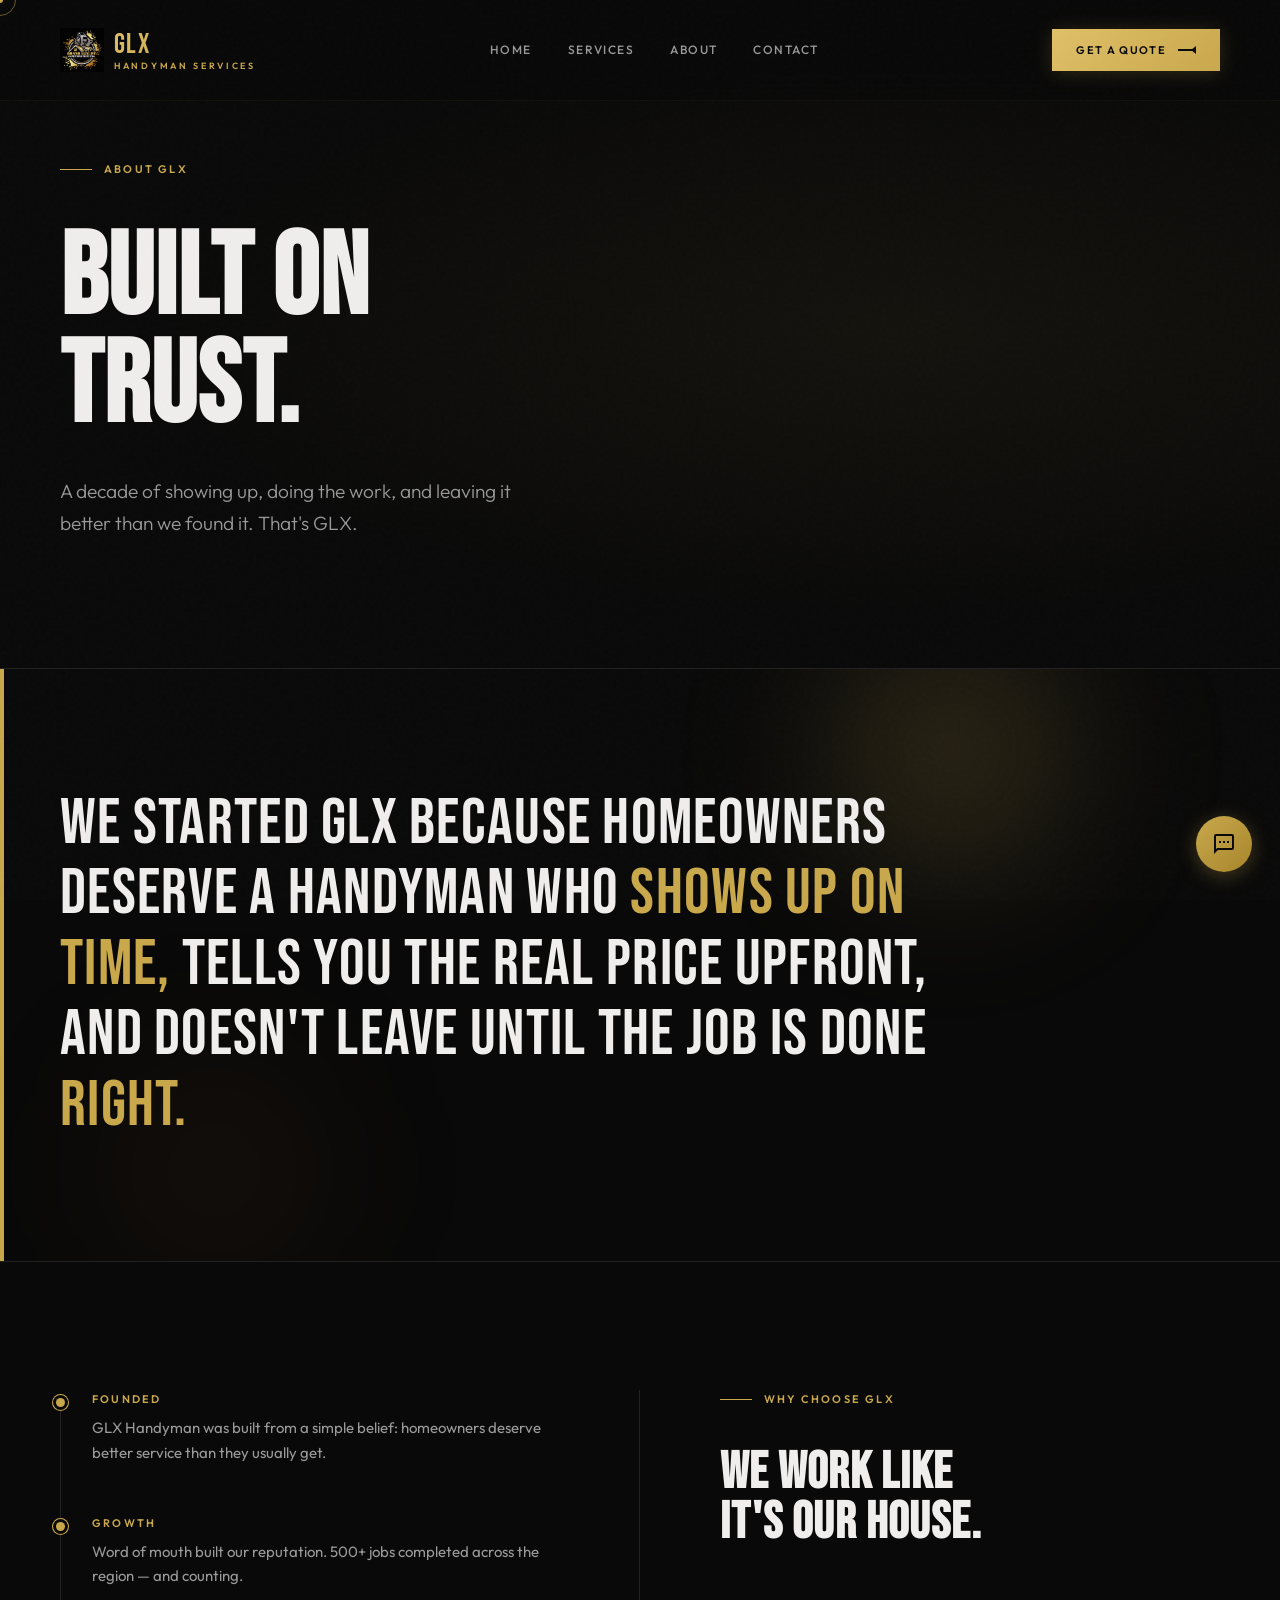
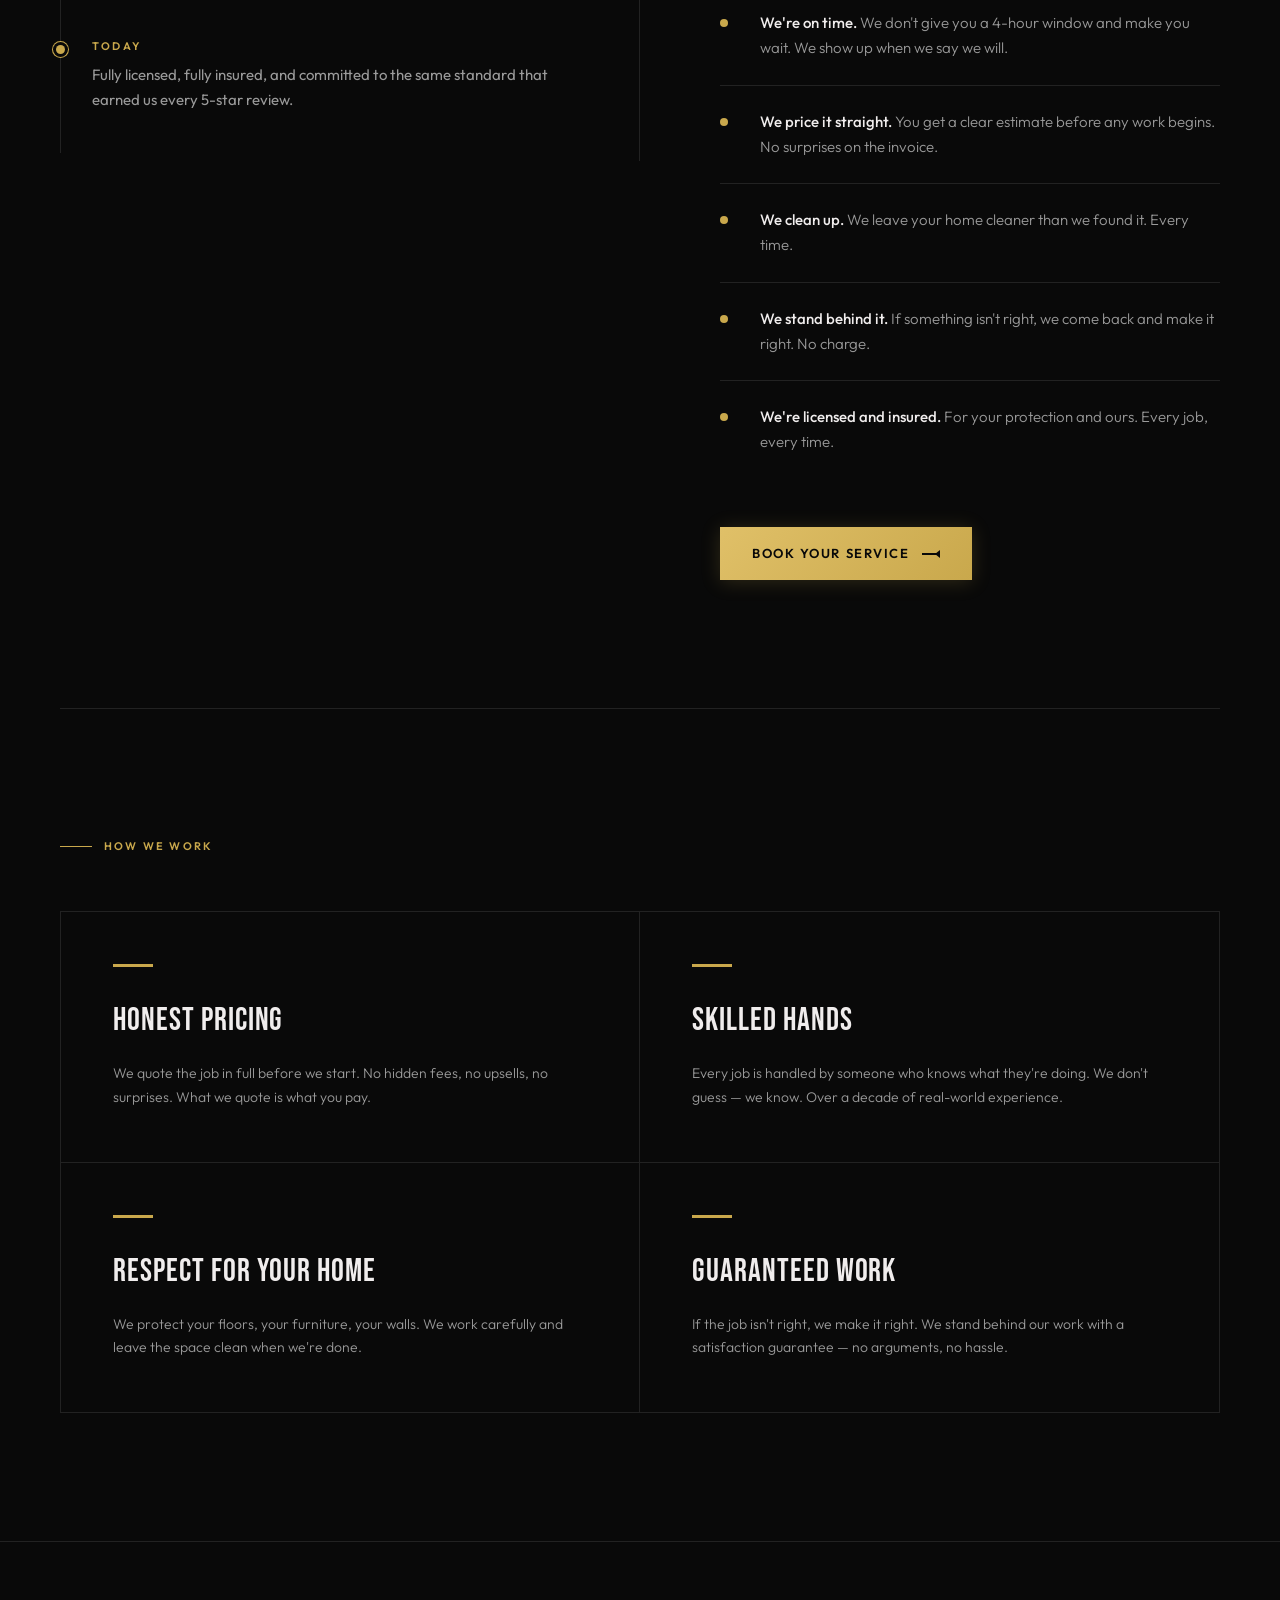
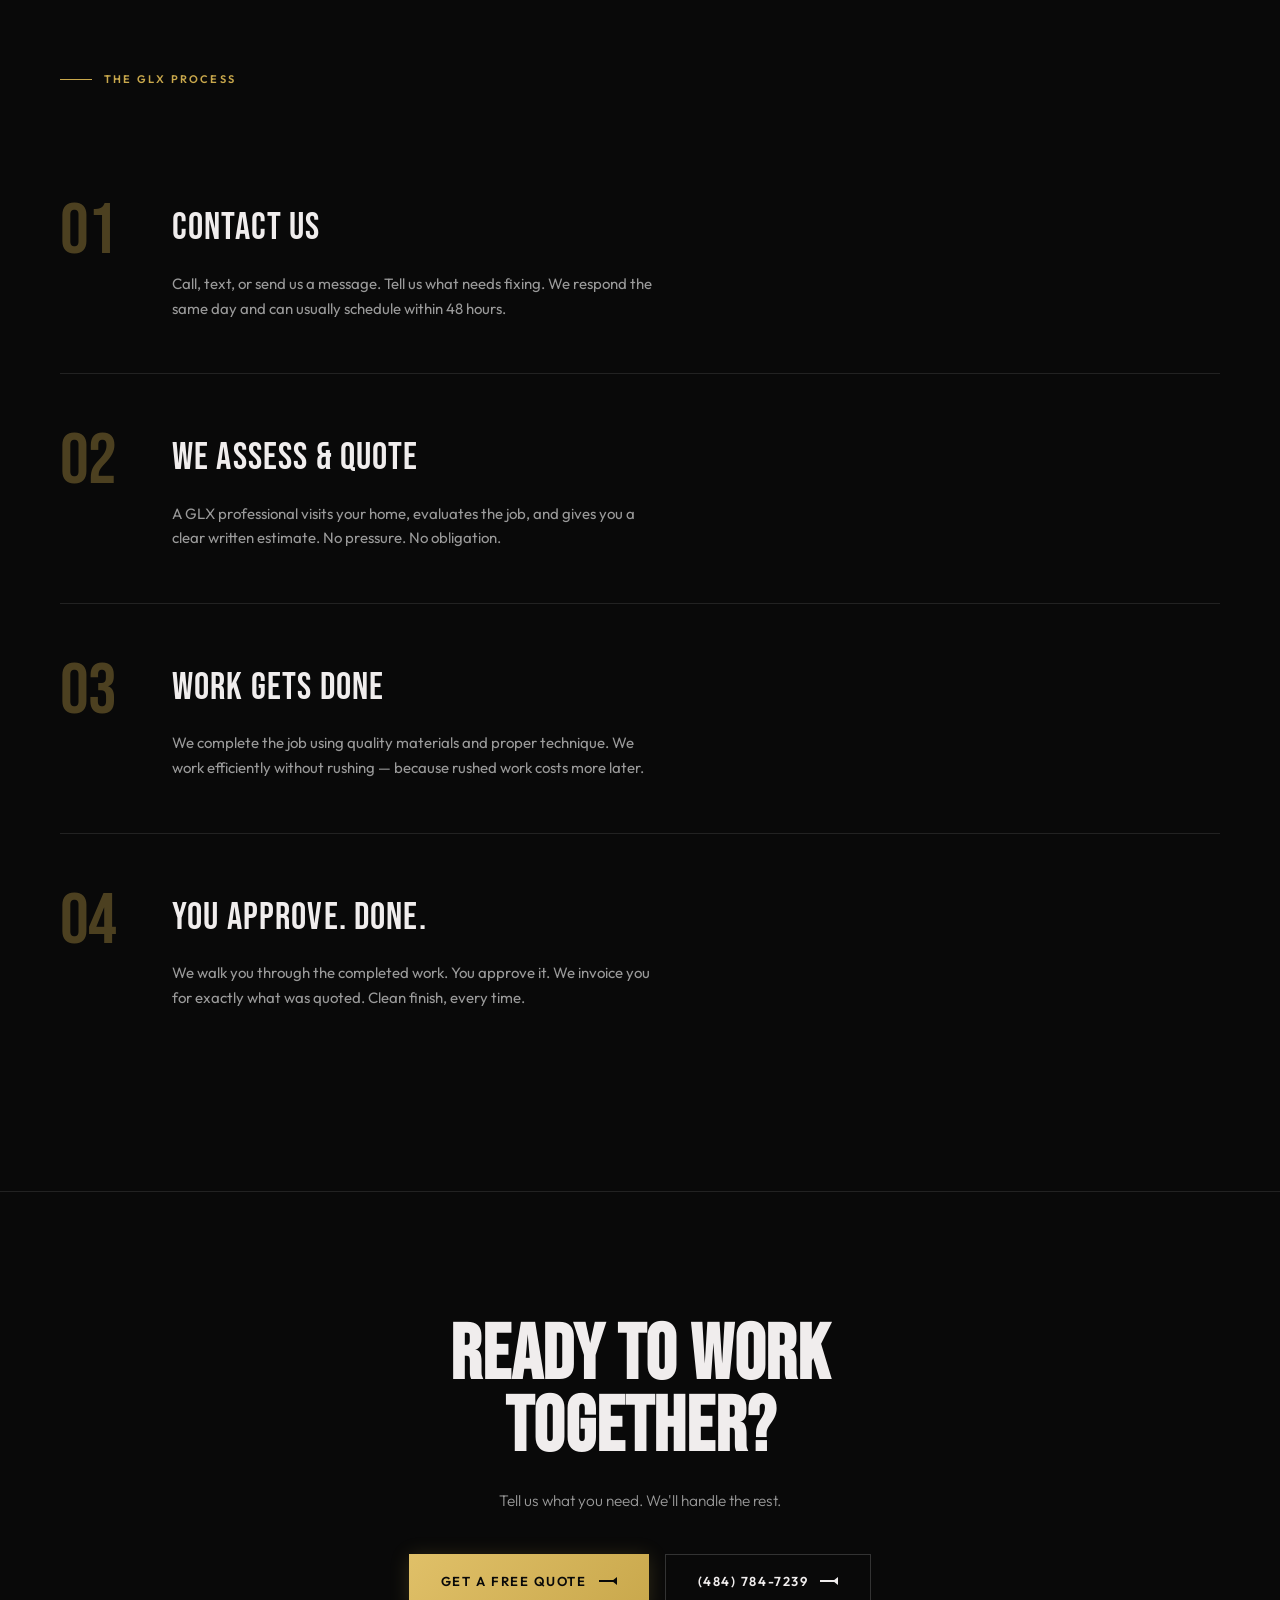
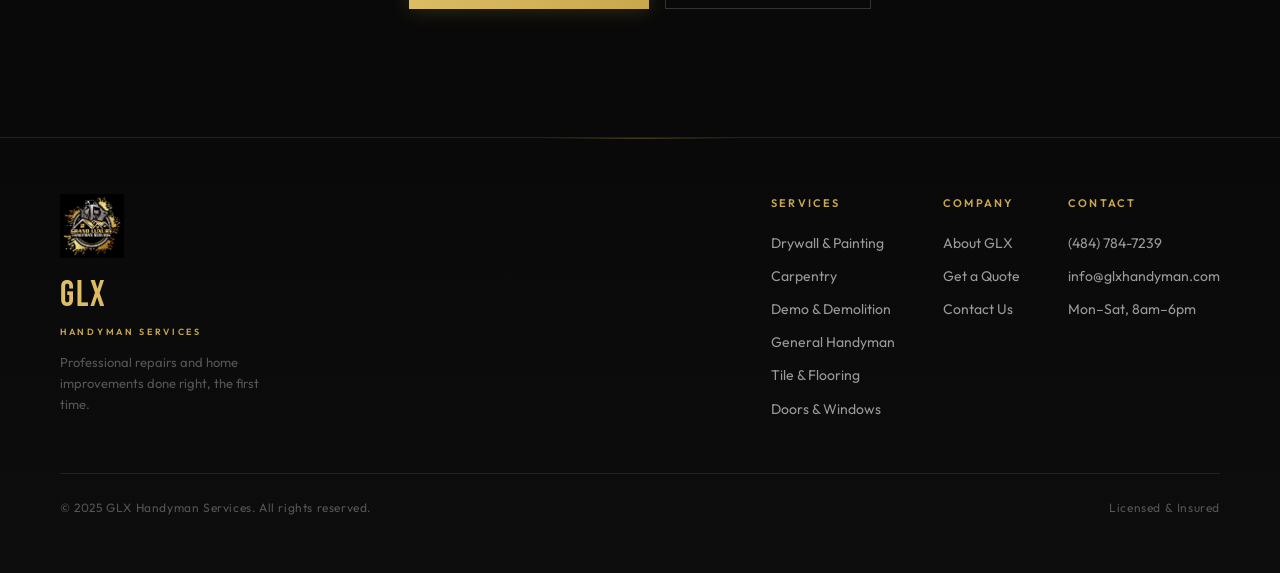
<file: about.html>
<!DOCTYPE html>
<html lang="en">
<head>
  <meta charset="UTF-8" />
  <meta name="viewport" content="width=device-width, initial-scale=1.0" />
  <title>About — Grand Luxury Handyman Services</title>
  <meta name="description" content="Grand Luxury Handyman Services — Montgomery County's trusted general contractor. Learn about founder Nazye Boggs and our commitment to luxury craftsmanship." />
  <link rel="preconnect" href="https://fonts.googleapis.com" />
  <link rel="preconnect" href="https://fonts.gstatic.com" crossorigin />
  <link href="https://fonts.googleapis.com/css2?family=Bebas+Neue&family=Outfit:wght@300;400;500;600&display=swap" rel="stylesheet" />
  <link rel="stylesheet" href="css/styles.css" />
  <style>
    /* ── About Page Specific ──────────────────────────────── */

    /* Full-bleed statement */
    .statement-section {
      padding: 120px 0;
      border-bottom: 1px solid var(--border);
      position: relative;
      overflow: hidden;
    }
    .statement-section::before {
      content: '';
      position: absolute;
      top: 0; bottom: 0; left: 0;
      width: 4px;
      background: var(--accent);
    }
    .statement-text {
      font-family: var(--font-display);
      font-size: clamp(32px, 5vw, 68px);
      line-height: 1.1;
      color: var(--text);
      letter-spacing: 0.02em;
      max-width: 900px;
    }
    .statement-text em {
      font-style: normal;
      color: var(--accent);
    }

    /* Values grid */
    .values-grid {
      display: grid;
      grid-template-columns: repeat(2, 1fr);
      gap: 0;
      border: 1px solid var(--border);
    }
    .value-item {
      padding: 52px;
      border-bottom: 1px solid var(--border);
      border-right: 1px solid var(--border);
      position: relative;
      transition: background var(--dur) var(--ease);
    }
    .value-item:hover { background: var(--surface); }
    .value-item:nth-child(2n) { border-right: none; }
    .value-item:nth-last-child(-n+2) { border-bottom: none; }
    .value-icon-line {
      width: 40px;
      height: 3px;
      background: var(--accent);
      margin-bottom: 28px;
    }
    .value-title {
      font-family: var(--font-display);
      font-size: clamp(22px, 2.5vw, 32px);
      color: var(--text);
      letter-spacing: 0.03em;
      margin-bottom: 14px;
    }
    .value-text {
      font-size: 14px;
      color: var(--text-dim);
      line-height: 1.7;
      font-weight: 300;
    }

    /* About split layout */
    .about-split {
      display: grid;
      grid-template-columns: 1fr 1fr;
      gap: 0;
      align-items: start;
      padding: var(--section-pad) 0;
      border-bottom: 1px solid var(--border);
    }
    .about-split-left {
      padding-right: 80px;
      border-right: 1px solid var(--border);
    }
    .about-split-right {
      padding-left: 80px;
    }
    .about-portrait {
      width: 100%;
      aspect-ratio: 3/4;
      background: var(--surface-2);
      position: relative;
      overflow: hidden;
      margin-bottom: 32px;
    }
    .about-portrait img {
      width: 100%; height: 100%;
      object-fit: cover;
      opacity: 0.75;
    }
    .portrait-accent {
      position: absolute;
      bottom: -2px;
      left: -2px;
      width: 80px;
      height: 80px;
      background: var(--accent);
      z-index: 2;
      display: flex;
      align-items: center;
      justify-content: center;
    }
    .portrait-accent-text {
      font-family: var(--font-display);
      font-size: 11px;
      letter-spacing: 0.12em;
      color: var(--black);
      text-align: center;
      line-height: 1.3;
    }

    /* Why GLX list */
    .why-list {
      display: flex;
      flex-direction: column;
      gap: 0;
    }
    .why-item {
      display: grid;
      grid-template-columns: 20px 1fr;
      gap: 20px;
      padding: 24px 0;
      border-bottom: 1px solid var(--border);
      align-items: start;
    }
    .why-item:last-child { border-bottom: none; }
    .why-bullet {
      width: 8px;
      height: 8px;
      background: var(--accent);
      border-radius: 50%;
      margin-top: 8px;
    }
    .why-text {
      font-size: 15px;
      color: var(--text-dim);
      line-height: 1.65;
      font-weight: 300;
    }
    .why-text strong { color: var(--text); font-weight: 500; }

    @media (max-width: 1024px) {
      .about-split { grid-template-columns: 1fr; }
      .about-split-left { padding-right: 0; border-right: none; border-bottom: 1px solid var(--border); padding-bottom: 60px; }
      .about-split-right { padding-left: 0; padding-top: 60px; }
      .values-grid { grid-template-columns: 1fr; }
      .value-item { border-right: none; }
      .value-item:nth-last-child(-n+2) { border-bottom: 1px solid var(--border); }
      .value-item:last-child { border-bottom: none; }
    }
    @media (max-width: 768px) {
      /* Hide gradient orbs on mobile */
      .gradient-orb { display: none; }

      .statement-section { padding: 72px 0; overflow: hidden; }
      .statement-text { font-size: clamp(26px, 6vw, 40px); }

      .about-portrait { aspect-ratio: 4/3; }
      .portrait-accent { width: 64px; height: 64px; }
      .portrait-accent-text { font-size: 9px; }

      .why-item { gap: 14px; padding: 20px 0; }
      .why-text { font-size: 14px; }

      .about-split-left { padding-bottom: 40px; }
      .about-split-right { padding-top: 40px; }

      .value-item { padding: 36px 24px; }
      .value-title { font-size: clamp(20px, 5vw, 28px); }
      .value-text { font-size: 13px; }
    }
    @media (max-width: 640px) {
      .value-item { padding: 28px 20px; }
      .statement-section { padding: 56px 0; }
    }
  </style>
  <!-- Bright Automations tracking -->
  <script src="https://brightengine-production.up.railway.app/api/track/ce287e97371f540f" defer></script>
</head>
<body>
  <div class="scroll-progress" id="scrollProgress"></div>
  <div class="page-veil"></div>
  <div class="cursor-dot"></div>
  <div class="cursor-ring"></div>

  <!-- ── Navigation ──────────────────────────────────────────── -->
  <nav class="nav">
    <div class="container">
      <div class="nav-inner">
        <a href="/" class="nav-logo">
          <img src="images/Grand%20Luxury%20Handyman%20Services%20logos-01.JPG" alt="GLX Logo" class="nav-logo-img" />
          <div class="nav-logo-text">
            <span class="nav-logo-main">GLX</span>
            <span class="nav-logo-sub">Handyman Services</span>
          </div>
        </a>
        <div class="nav-links">
          <a href="/" class="nav-link">Home</a>
          <a href="/services" class="nav-link">Services</a>
          <a href="/about" class="nav-link">About</a>
          <a href="/contact" class="nav-link">Contact</a>
        </div>
        <a href="/contact" class="btn btn-primary nav-cta">
          <span>Get a Quote</span>
          <span class="btn-icon"></span>
        </a>
        <button class="nav-mobile-toggle" aria-label="Menu">
          <span></span><span></span><span></span>
        </button>
      </div>
    </div>
  </nav>

  <div class="nav-mobile-menu">
    <a href="/" class="nav-link">Home</a>
    <a href="/services" class="nav-link">Services</a>
    <a href="/about" class="nav-link">About</a>
    <a href="/contact" class="nav-link">Contact</a>
    <a href="/contact" class="btn btn-primary" style="margin-top:20px">Get a Quote</a>
  </div>

  <!-- ── Page Hero ────────────────────────────────────────────── -->
  <section class="page-hero">
    <div class="container">
      <div class="section-label reveal">
        <span class="label">About GLX</span>
      </div>
      <h1 class="display-xl reveal reveal-delay-1" style="max-width: 740px; margin-top: 20px;">
        BUILT ON<br>TRUST.
      </h1>
      <p class="body-lg reveal reveal-delay-2" style="max-width: 500px; margin-top: 32px;">
        A decade of showing up, doing the work, and leaving it better than we found it. That's GLX.
      </p>
    </div>
  </section>

  <!-- ── Statement ─────────────────────────────────────────────── -->
  <section class="statement-section section-mesh">
    <div class="gradient-orb orb-gold" style="width:400px;height:400px;top:-20%;right:10%;animation:orbFloat1 12s ease-in-out infinite;"></div>
    <div class="gradient-orb orb-warm" style="width:300px;height:300px;bottom:-10%;left:5%;animation:orbFloat2 16s ease-in-out infinite;"></div>
    <div class="container" style="position:relative;z-index:1;">
      <p class="statement-text reveal">
        We started GLX because homeowners deserve a handyman who <em>shows up on time,</em> tells you the real price upfront, and doesn't leave until the job is done <em>right.</em>
      </p>
    </div>
  </section>

  <!-- ── About Split ───────────────────────────────────────────── -->
  <section>
    <div class="container">
      <div class="about-split">
        <div class="about-split-left">
          <!-- Portrait removed -->
          <div class="timeline reveal">
            <div class="timeline-item">
              <div class="timeline-year">Founded</div>
              <p class="timeline-text">GLX Handyman was built from a simple belief: homeowners deserve better service than they usually get.</p>
            </div>
            <div class="timeline-item">
              <div class="timeline-year">Growth</div>
              <p class="timeline-text">Word of mouth built our reputation. 500+ jobs completed across the region — and counting.</p>
            </div>
            <div class="timeline-item">
              <div class="timeline-year">Today</div>
              <p class="timeline-text">Fully licensed, fully insured, and committed to the same standard that earned us every 5-star review.</p>
            </div>
          </div>
        </div>

        <div class="about-split-right reveal reveal-delay-2">
          <div class="section-label" style="margin-bottom: 40px;">
            <span class="label">Why Choose GLX</span>
          </div>
          <h2 class="display-md" style="margin-bottom: 40px;">We Work Like<br>It's Our House.</h2>

          <div class="why-list">
            <div class="why-item">
              <div class="why-bullet"></div>
              <p class="why-text"><strong>We're on time.</strong> We don't give you a 4-hour window and make you wait. We show up when we say we will.</p>
            </div>
            <div class="why-item">
              <div class="why-bullet"></div>
              <p class="why-text"><strong>We price it straight.</strong> You get a clear estimate before any work begins. No surprises on the invoice.</p>
            </div>
            <div class="why-item">
              <div class="why-bullet"></div>
              <p class="why-text"><strong>We clean up.</strong> We leave your home cleaner than we found it. Every time.</p>
            </div>
            <div class="why-item">
              <div class="why-bullet"></div>
              <p class="why-text"><strong>We stand behind it.</strong> If something isn't right, we come back and make it right. No charge.</p>
            </div>
            <div class="why-item">
              <div class="why-bullet"></div>
              <p class="why-text"><strong>We're licensed and insured.</strong> For your protection and ours. Every job, every time.</p>
            </div>
          </div>

          <a href="/contact" class="btn btn-primary" style="margin-top: 48px;">
            <span>Book Your Service</span>
            <span class="btn-icon"></span>
          </a>
        </div>
      </div>
    </div>
  </section>

  <!-- ── Values ────────────────────────────────────────────────── -->
  <section style="padding: var(--section-pad) 0; border-bottom: 1px solid var(--border);">
    <div class="container">
      <div class="section-label reveal" style="margin-bottom: 56px;">
        <span class="label">How We Work</span>
      </div>
      <div class="values-grid reveal">
        <div class="value-item">
          <div class="value-icon-line"></div>
          <div class="value-title">Honest Pricing</div>
          <p class="value-text">We quote the job in full before we start. No hidden fees, no upsells, no surprises. What we quote is what you pay.</p>
        </div>
        <div class="value-item">
          <div class="value-icon-line"></div>
          <div class="value-title">Skilled Hands</div>
          <p class="value-text">Every job is handled by someone who knows what they're doing. We don't guess — we know. Over a decade of real-world experience.</p>
        </div>
        <div class="value-item">
          <div class="value-icon-line"></div>
          <div class="value-title">Respect For Your Home</div>
          <p class="value-text">We protect your floors, your furniture, your walls. We work carefully and leave the space clean when we're done.</p>
        </div>
        <div class="value-item">
          <div class="value-icon-line"></div>
          <div class="value-title">Guaranteed Work</div>
          <p class="value-text">If the job isn't right, we make it right. We stand behind our work with a satisfaction guarantee — no arguments, no hassle.</p>
        </div>
      </div>
    </div>
  </section>

  <!-- ── Process ────────────────────────────────────────────────── -->
  <section style="padding: var(--section-pad) 0; border-bottom: 1px solid var(--border);">
    <div class="container">
      <div class="section-label reveal" style="margin-bottom: 56px;">
        <span class="label">The GLX Process</span>
      </div>
      <div class="process-step reveal">
        <div class="process-num">01</div>
        <div>
          <div class="process-title">Contact Us</div>
          <p class="process-text">Call, text, or send us a message. Tell us what needs fixing. We respond the same day and can usually schedule within 48 hours.</p>
        </div>
      </div>
      <div class="process-step reveal">
        <div class="process-num">02</div>
        <div>
          <div class="process-title">We Assess &amp; Quote</div>
          <p class="process-text">A GLX professional visits your home, evaluates the job, and gives you a clear written estimate. No pressure. No obligation.</p>
        </div>
      </div>
      <div class="process-step reveal">
        <div class="process-num">03</div>
        <div>
          <div class="process-title">Work Gets Done</div>
          <p class="process-text">We complete the job using quality materials and proper technique. We work efficiently without rushing — because rushed work costs more later.</p>
        </div>
      </div>
      <div class="process-step reveal" style="border-bottom:none;">
        <div class="process-num">04</div>
        <div>
          <div class="process-title">You Approve. Done.</div>
          <p class="process-text">We walk you through the completed work. You approve it. We invoice you for exactly what was quoted. Clean finish, every time.</p>
        </div>
      </div>
    </div>
  </section>

  <!-- ── CTA ──────────────────────────────────────────────────── -->
  <section style="padding: var(--section-pad) 0;">
    <div class="container">
      <div class="reveal" style="text-align: center;">
        <h2 class="display-lg">Ready To Work<br>Together?</h2>
        <p class="body-md" style="max-width: 400px; margin: 24px auto 40px;">
          Tell us what you need. We'll handle the rest.
        </p>
        <div style="display:flex; justify-content:center; gap:16px; flex-wrap:wrap;">
          <a href="/contact" class="btn btn-primary">
            <span>Get a Free Quote</span>
            <span class="btn-icon"></span>
          </a>
          <a href="tel:+14847847239" class="btn btn-outline">
            <span>(484) 784-7239</span>
            <span class="btn-icon"></span>
          </a>
        </div>
      </div>
    </div>
  </section>

  <!-- ── Footer ────────────────────────────────────────────────── -->
  <footer>
    <div class="container">
      <div class="footer-grid">
        <div>
          <img src="images/Grand%20Luxury%20Handyman%20Services%20logos-01.JPG" alt="GLX Logo" class="footer-logo-img" />
          <div class="footer-logo-main">GLX</div>
          <div class="footer-logo-sub">Handyman Services</div>
          <p class="footer-tagline">Professional repairs and home improvements done right, the first time.</p>
        </div>
        <div>
          <div class="footer-col-title">Services</div>
          <div class="footer-links">
            <a href="/services#drywall" class="footer-link">Drywall &amp; Painting</a>
            <a href="/services#carpentry" class="footer-link">Carpentry</a>
            <a href="/services#demo" class="footer-link">Demo &amp; Demolition</a>
            <a href="/services#handyman" class="footer-link">General Handyman</a>
            <a href="/services#tile" class="footer-link">Tile &amp; Flooring</a>
            <a href="/services#doors" class="footer-link">Doors &amp; Windows</a>
          </div>
        </div>
        <div>
          <div class="footer-col-title">Company</div>
          <div class="footer-links">
            <a href="/about" class="footer-link">About GLX</a>
            <a href="/contact" class="footer-link">Get a Quote</a>
            <a href="/contact" class="footer-link">Contact Us</a>
          </div>
        </div>
        <div>
          <div class="footer-col-title">Contact</div>
          <div class="footer-links">
            <a href="tel:+14847847239" class="footer-link">(484) 784-7239</a>
            <a href="mailto:info@glxhandyman.com" class="footer-link">info@glxhandyman.com</a>
            <span class="footer-link" style="cursor:default;">Mon–Sat, 8am–6pm</span>
          </div>
        </div>
      </div>
      <div class="footer-bottom">
        <span class="footer-copy">© 2025 GLX Handyman Services. All rights reserved.</span>
        <span class="footer-copy">Licensed &amp; Insured</span>
      </div>
    </div>
  </footer>

  <!-- ── Chatbot Widget ──────────────────────────────────────── -->
  <button class="chatbot-toggle" aria-label="Chat with us">
    <svg class="chat-open" viewBox="0 0 24 24"><path d="M20 2H4c-1.1 0-2 .9-2 2v18l4-4h14c1.1 0 2-.9 2-2V4c0-1.1-.9-2-2-2zm0 14H5.2L4 17.2V4h16v12z"/><path d="M7 9h2v2H7zm4 0h2v2h-2zm4 0h2v2h-2z"/></svg>
    <svg class="chat-close" viewBox="0 0 24 24"><path d="M19 6.41L17.59 5 12 10.59 6.41 5 5 6.41 10.59 12 5 17.59 6.41 19 12 13.41 17.59 19 19 17.59 13.41 12z"/></svg>
  </button>
  <div class="chatbot-window">
    <div class="chatbot-header">
      <div class="chatbot-header-dot"></div>
      <div>
        <div class="chatbot-header-text">GLX Handyman</div>
        <div class="chatbot-header-sub">Usually replies instantly</div>
      </div>
    </div>
    <div class="chatbot-messages" id="chatMessages">
      <div class="chat-msg bot">Hey there! I'm the GLX assistant. How can I help you today?</div>
    </div>
    <div class="chatbot-quick-replies" id="chatQuickReplies">
      <button class="chatbot-quick-btn" data-msg="I need a quote">Get a Quote</button>
      <button class="chatbot-quick-btn" data-msg="What services do you offer?">Services</button>
      <button class="chatbot-quick-btn" data-msg="What are your hours?">Hours</button>
      <button class="chatbot-quick-btn" data-msg="How do I contact you?">Contact Info</button>
    </div>
    <div class="chatbot-input-row">
      <input class="chatbot-input" id="chatInput" type="text" placeholder="Type a message..." />
      <button class="chatbot-send" id="chatSend" aria-label="Send">
        <svg viewBox="0 0 24 24"><path d="M2.01 21L23 12 2.01 3 2 10l15 2-15 2z"/></svg>
      </button>
    </div>
  </div>

  <script src="js/main.js"></script>
</body>
</html>
</file>
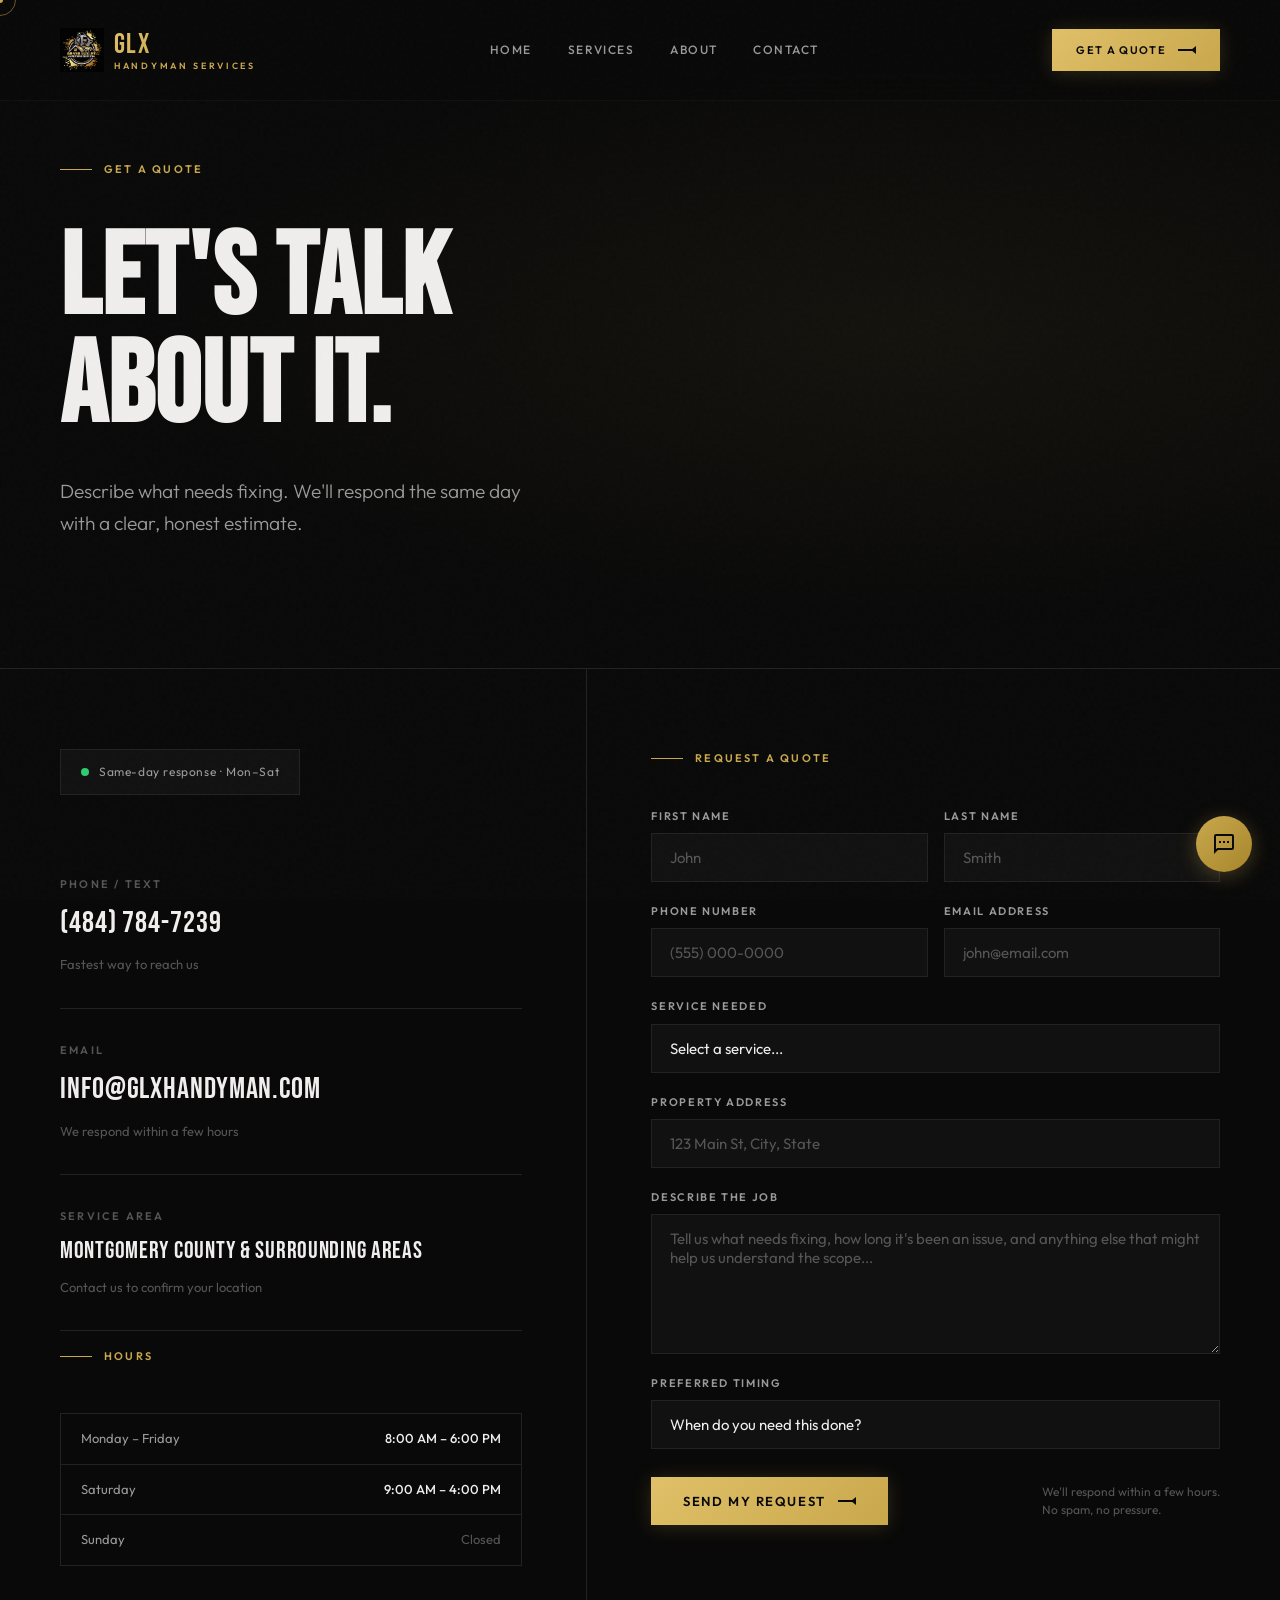
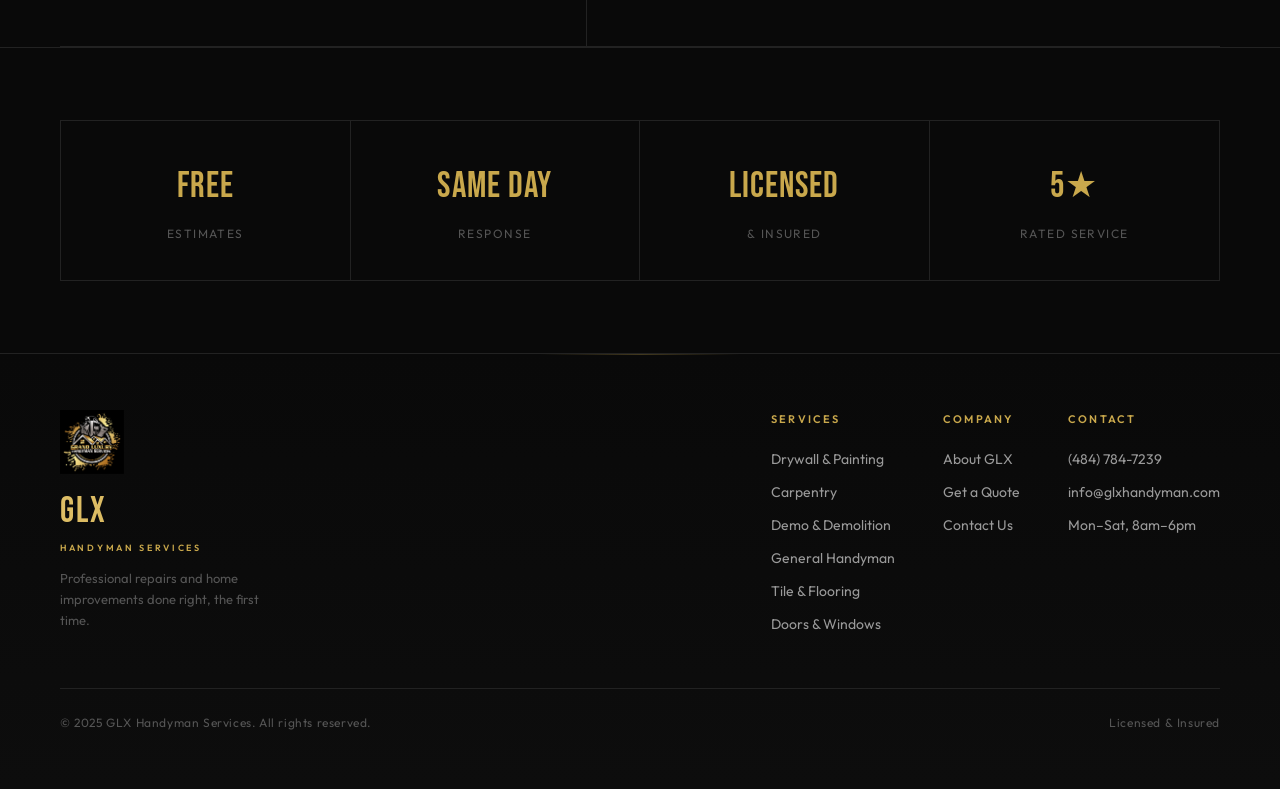
<file: contact.html>
<!DOCTYPE html>
<html lang="en">
<head>
  <meta charset="UTF-8" />
  <meta name="viewport" content="width=device-width, initial-scale=1.0" />
  <title>Contact &amp; Get a Quote — GLX Handyman</title>
  <meta name="description" content="Get a free quote from GLX Handyman. Contact us by phone, text, or form. Same-day response." />
  <link rel="preconnect" href="https://fonts.googleapis.com" />
  <link rel="preconnect" href="https://fonts.gstatic.com" crossorigin />
  <link href="https://fonts.googleapis.com/css2?family=Bebas+Neue&family=Outfit:wght@300;400;500;600&display=swap" rel="stylesheet" />
  <link rel="stylesheet" href="css/styles.css" />
  <style>
    /* ── Contact Page Specific ───────────────────────────── */

    .contact-layout {
      display: grid;
      grid-template-columns: 1fr 1.2fr;
      min-height: 70vh;
      border-bottom: 1px solid var(--border);
    }
    .contact-sidebar {
      padding: 80px clamp(32px, 5vw, 72px) 80px 0;
      border-right: 1px solid var(--border);
    }
    .contact-form-panel {
      padding: 80px 0 80px clamp(32px, 5vw, 72px);
    }

    /* Contact methods */
    .contact-method {
      display: flex;
      flex-direction: column;
      gap: 6px;
      padding: 32px 0;
      border-bottom: 1px solid var(--border);
    }
    .contact-method:last-child { border-bottom: none; }
    .contact-method-label {
      font-size: 11px;
      font-weight: 600;
      letter-spacing: 0.2em;
      text-transform: uppercase;
      color: var(--text-muted);
    }
    .contact-method-value {
      font-family: var(--font-display);
      font-size: clamp(20px, 2.5vw, 30px);
      color: var(--text);
      letter-spacing: 0.03em;
      transition: color var(--dur) var(--ease);
    }
    a.contact-method-value:hover { color: var(--accent); }
    .contact-method-note {
      font-size: 13px;
      color: var(--text-muted);
    }

    /* Hours block */
    .hours-grid {
      display: grid;
      grid-template-columns: 1fr 1fr;
      gap: 0;
      border: 1px solid var(--border);
      margin-top: 48px;
    }
    .hours-row {
      display: flex;
      justify-content: space-between;
      align-items: center;
      padding: 14px 20px;
      border-bottom: 1px solid var(--border);
      font-size: 13px;
      grid-column: 1 / -1;
    }
    .hours-row:last-child { border-bottom: none; }
    .hours-day { color: var(--text-dim); }
    .hours-time { color: var(--text); font-weight: 500; }
    .hours-closed { color: var(--text-muted); }

    /* Form */
    .form-row {
      display: grid;
      grid-template-columns: 1fr 1fr;
      gap: 16px;
    }
    .contact-form {
      display: flex;
      flex-direction: column;
      gap: 20px;
    }
    .form-submit-row {
      display: flex;
      align-items: center;
      justify-content: space-between;
      gap: 20px;
      margin-top: 8px;
      flex-wrap: wrap;
    }
    .form-disclaimer {
      font-size: 12px;
      color: var(--text-muted);
      line-height: 1.5;
    }

    /* Response time badge */
    .response-badge {
      display: inline-flex;
      align-items: center;
      gap: 10px;
      background: var(--surface);
      border: 1px solid var(--border);
      padding: 12px 20px;
      margin-bottom: 48px;
    }
    .response-badge-dot {
      width: 8px;
      height: 8px;
      background: #2ECC71;
      border-radius: 50%;
      animation: pulse-green 2s ease infinite;
    }
    @keyframes pulse-green {
      0%, 100% { box-shadow: 0 0 0 0 rgba(46,204,113,0.4); }
      50% { box-shadow: 0 0 0 6px rgba(46,204,113,0); }
    }
    .response-badge-text {
      font-size: 12px;
      color: var(--text-dim);
      letter-spacing: 0.05em;
    }

    @media (max-width: 1024px) {
      .contact-layout { grid-template-columns: 1fr; }
      .contact-sidebar { padding-right: 0; border-right: none; border-bottom: 1px solid var(--border); padding-bottom: 60px; }
      .contact-form-panel { padding-left: 0; padding-top: 60px; }
    }
    @media (max-width: 768px) {
      .contact-sidebar { padding: 40px 0; }
      .contact-form-panel { padding: 40px 0; }
      .contact-method { padding: 24px 0; }
      .contact-method-value { font-size: clamp(18px, 5vw, 24px); }
      .hours-grid { margin-top: 32px; }
      .hours-row { padding: 12px 16px; font-size: 13px; }
      .response-badge { margin-bottom: 32px; }
      .form-input, .form-select, .form-textarea { font-size: 16px; padding: 14px 16px; min-height: 48px; }
      .form-textarea { min-height: 120px; }
    }
    @media (max-width: 640px) {
      .form-row { grid-template-columns: 1fr; }
      .form-submit-row { flex-direction: column; align-items: stretch; }
      .form-submit-row .btn { width: 100%; justify-content: center; }
    }
  </style>
  <!-- Bright Automations tracking -->
  <script src="https://brightengine-production.up.railway.app/api/track/ce287e97371f540f" defer></script>
</head>
<body>
  <div class="scroll-progress" id="scrollProgress"></div>
  <div class="page-veil"></div>
  <div class="cursor-dot"></div>
  <div class="cursor-ring"></div>

  <!-- ── Navigation ──────────────────────────────────────────── -->
  <nav class="nav">
    <div class="container">
      <div class="nav-inner">
        <a href="/" class="nav-logo">
          <img src="images/Grand%20Luxury%20Handyman%20Services%20logos-01.JPG" alt="GLX Logo" class="nav-logo-img" />
          <div class="nav-logo-text">
            <span class="nav-logo-main">GLX</span>
            <span class="nav-logo-sub">Handyman Services</span>
          </div>
        </a>
        <div class="nav-links">
          <a href="/" class="nav-link">Home</a>
          <a href="/services" class="nav-link">Services</a>
          <a href="/about" class="nav-link">About</a>
          <a href="/contact" class="nav-link">Contact</a>
        </div>
        <a href="/contact" class="btn btn-primary nav-cta">
          <span>Get a Quote</span>
          <span class="btn-icon"></span>
        </a>
        <button class="nav-mobile-toggle" aria-label="Menu">
          <span></span><span></span><span></span>
        </button>
      </div>
    </div>
  </nav>

  <div class="nav-mobile-menu">
    <a href="/" class="nav-link">Home</a>
    <a href="/services" class="nav-link">Services</a>
    <a href="/about" class="nav-link">About</a>
    <a href="/contact" class="nav-link">Contact</a>
    <a href="/contact" class="btn btn-primary" style="margin-top:20px">Get a Quote</a>
  </div>

  <!-- ── Page Hero ────────────────────────────────────────────── -->
  <section class="page-hero">
    <div class="container">
      <div class="section-label reveal">
        <span class="label">Get a Quote</span>
      </div>
      <h1 class="display-xl reveal reveal-delay-1" style="max-width: 700px; margin-top: 20px;">
        LET'S TALK<br>ABOUT IT.
      </h1>
      <p class="body-lg reveal reveal-delay-2" style="max-width: 480px; margin-top: 32px;">
        Describe what needs fixing. We'll respond the same day with a clear, honest estimate.
      </p>
    </div>
  </section>

  <!-- ── Contact Main ──────────────────────────────────────────── -->
  <section>
    <div class="container">
      <div class="contact-layout">

        <!-- Sidebar: Contact Methods -->
        <div class="contact-sidebar">
          <div class="reveal">
            <div class="response-badge">
              <div class="response-badge-dot"></div>
              <span class="response-badge-text">Same-day response · Mon–Sat</span>
            </div>
          </div>

          <div class="contact-method reveal">
            <span class="contact-method-label">Phone / Text</span>
            <a href="tel:+14847847239" class="contact-method-value">(484) 784-7239</a>
            <span class="contact-method-note">Fastest way to reach us</span>
          </div>

          <div class="contact-method reveal">
            <span class="contact-method-label">Email</span>
            <a href="mailto:info@glxhandyman.com" class="contact-method-value">info@glxhandyman.com</a>
            <span class="contact-method-note">We respond within a few hours</span>
          </div>

          <div class="contact-method reveal">
            <span class="contact-method-label">Service Area</span>
            <span class="contact-method-value" style="font-size: clamp(16px, 2vw, 24px);">Montgomery County &amp; Surrounding Areas</span>
            <span class="contact-method-note">Contact us to confirm your location</span>
          </div>

          <!-- Hours -->
          <div class="reveal" style="margin-top: 0;">
            <div class="section-label" style="margin-bottom: 16px; margin-top: 16px;">
              <span class="label">Hours</span>
            </div>
            <div class="hours-grid">
              <div class="hours-row">
                <span class="hours-day">Monday – Friday</span>
                <span class="hours-time">8:00 AM – 6:00 PM</span>
              </div>
              <div class="hours-row">
                <span class="hours-day">Saturday</span>
                <span class="hours-time">9:00 AM – 4:00 PM</span>
              </div>
              <div class="hours-row">
                <span class="hours-day">Sunday</span>
                <span class="hours-closed">Closed</span>
              </div>
            </div>
          </div>
        </div>

        <!-- Form -->
        <div class="contact-form-panel">
          <div class="section-label reveal" style="margin-bottom: 40px;">
            <span class="label">Request a Quote</span>
          </div>
          <form class="contact-form" id="quoteForm" action="https://formspree.io/f/mgopeyrg" method="POST">
            <div class="form-row reveal">
              <div class="form-group">
                <label class="form-label" for="fname">First Name</label>
                <input class="form-input" type="text" id="fname" name="fname" placeholder="John" required />
              </div>
              <div class="form-group">
                <label class="form-label" for="lname">Last Name</label>
                <input class="form-input" type="text" id="lname" name="lname" placeholder="Smith" required />
              </div>
            </div>

            <div class="form-row reveal">
              <div class="form-group">
                <label class="form-label" for="phone">Phone Number</label>
                <input class="form-input" type="tel" id="phone" name="phone" placeholder="(555) 000-0000" />
              </div>
              <div class="form-group">
                <label class="form-label" for="email">Email Address</label>
                <input class="form-input" type="email" id="email" name="email" placeholder="john@email.com" required />
              </div>
            </div>

            <div class="form-group reveal">
              <label class="form-label" for="service">Service Needed</label>
              <select class="form-select" id="service" name="service">
                <option value="" disabled selected>Select a service...</option>
                <option>Drywall &amp; Painting</option>
                <option>Carpentry &amp; Woodwork</option>
                <option>Demo &amp; Demolition</option>
                <option>General Handyman Services</option>
                <option>Tile &amp; Flooring</option>
                <option>Doors &amp; Windows</option>
                <option>General Maintenance</option>
                <option>Deck &amp; Patio</option>
                <option>Outdoor Projects</option>
                <option>Multiple Services</option>
                <option>Not Sure — Need Assessment</option>
              </select>
            </div>

            <div class="form-group reveal">
              <label class="form-label" for="address">Property Address</label>
              <input class="form-input" type="text" id="address" name="address" placeholder="123 Main St, City, State" />
            </div>

            <div class="form-group reveal">
              <label class="form-label" for="message">Describe the Job</label>
              <textarea class="form-textarea" id="message" name="message" placeholder="Tell us what needs fixing, how long it's been an issue, and anything else that might help us understand the scope..." required></textarea>
            </div>

            <div class="form-group reveal">
              <label class="form-label" for="timing">Preferred Timing</label>
              <select class="form-select" id="timing" name="timing">
                <option value="" disabled selected>When do you need this done?</option>
                <option>As soon as possible</option>
                <option>Within the next week</option>
                <option>Within the next month</option>
                <option>Just exploring options</option>
              </select>
            </div>

            <div class="form-submit-row reveal">
              <button type="submit" class="btn btn-primary" style="min-width: 200px;">
                <span>Send My Request</span>
                <span class="btn-icon"></span>
              </button>
              <p class="form-disclaimer">
                We'll respond within a few hours.<br>No spam, no pressure.
              </p>
            </div>
          </form>
        </div>

      </div>
    </div>
  </section>

  <!-- ── Trust Strip ────────────────────────────────────────────── -->
  <section style="padding: 72px 0; border-top: 1px solid var(--border);">
    <div class="container">
      <div style="display: grid; grid-template-columns: repeat(4, 1fr); gap: 0; border: 1px solid var(--border);">

        <div style="padding: 36px 32px; border-right: 1px solid var(--border); text-align: center;">
          <div style="font-family: var(--font-display); font-size: 36px; color: var(--accent); letter-spacing: 0.03em; margin-bottom: 8px;">Free</div>
          <div style="font-size: 12px; letter-spacing: 0.12em; text-transform: uppercase; color: var(--text-muted);">Estimates</div>
        </div>

        <div style="padding: 36px 32px; border-right: 1px solid var(--border); text-align: center;">
          <div style="font-family: var(--font-display); font-size: 36px; color: var(--accent); letter-spacing: 0.03em; margin-bottom: 8px;">Same Day</div>
          <div style="font-size: 12px; letter-spacing: 0.12em; text-transform: uppercase; color: var(--text-muted);">Response</div>
        </div>

        <div style="padding: 36px 32px; border-right: 1px solid var(--border); text-align: center;">
          <div style="font-family: var(--font-display); font-size: 36px; color: var(--accent); letter-spacing: 0.03em; margin-bottom: 8px;">Licensed</div>
          <div style="font-size: 12px; letter-spacing: 0.12em; text-transform: uppercase; color: var(--text-muted);">&amp; Insured</div>
        </div>

        <div style="padding: 36px 32px; text-align: center;">
          <div style="font-family: var(--font-display); font-size: 36px; color: var(--accent); letter-spacing: 0.03em; margin-bottom: 8px;">5★</div>
          <div style="font-size: 12px; letter-spacing: 0.12em; text-transform: uppercase; color: var(--text-muted);">Rated Service</div>
        </div>

      </div>
    </div>
  </section>

  <!-- ── Footer ────────────────────────────────────────────────── -->
  <footer>
    <div class="container">
      <div class="footer-grid">
        <div>
          <img src="images/Grand%20Luxury%20Handyman%20Services%20logos-01.JPG" alt="GLX Logo" class="footer-logo-img" />
          <div class="footer-logo-main">GLX</div>
          <div class="footer-logo-sub">Handyman Services</div>
          <p class="footer-tagline">Professional repairs and home improvements done right, the first time.</p>
        </div>
        <div>
          <div class="footer-col-title">Services</div>
          <div class="footer-links">
            <a href="/services#drywall" class="footer-link">Drywall &amp; Painting</a>
            <a href="/services#carpentry" class="footer-link">Carpentry</a>
            <a href="/services#demo" class="footer-link">Demo &amp; Demolition</a>
            <a href="/services#handyman" class="footer-link">General Handyman</a>
            <a href="/services#tile" class="footer-link">Tile &amp; Flooring</a>
            <a href="/services#doors" class="footer-link">Doors &amp; Windows</a>
          </div>
        </div>
        <div>
          <div class="footer-col-title">Company</div>
          <div class="footer-links">
            <a href="/about" class="footer-link">About GLX</a>
            <a href="/contact" class="footer-link">Get a Quote</a>
            <a href="/contact" class="footer-link">Contact Us</a>
          </div>
        </div>
        <div>
          <div class="footer-col-title">Contact</div>
          <div class="footer-links">
            <a href="tel:+14847847239" class="footer-link">(484) 784-7239</a>
            <a href="mailto:info@glxhandyman.com" class="footer-link">info@glxhandyman.com</a>
            <span class="footer-link" style="cursor:default;">Mon–Sat, 8am–6pm</span>
          </div>
        </div>
      </div>
      <div class="footer-bottom">
        <span class="footer-copy">© 2025 GLX Handyman Services. All rights reserved.</span>
        <span class="footer-copy">Licensed &amp; Insured</span>
      </div>
    </div>
  </footer>

  <script src="js/main.js"></script>
  <script>
    // Contact form specific behavior
    document.getElementById('quoteForm').addEventListener('submit', function(e) {
      e.preventDefault();
      const btn = this.querySelector('[type="submit"]');
      btn.innerHTML = '<span style="color:var(--black)">Request Sent</span> <span class="btn-icon"></span>';
      btn.style.background = '#2ECC71';
      btn.disabled = true;
      setTimeout(() => {
        btn.innerHTML = '<span>Send My Request</span> <span class="btn-icon"></span>';
        btn.style.background = '';
        btn.disabled = false;
        this.reset();
      }, 4000);
    });
  </script>

  <!-- ── Chatbot Widget ──────────────────────────────────────── -->
  <button class="chatbot-toggle" aria-label="Chat with us">
    <svg class="chat-open" viewBox="0 0 24 24"><path d="M20 2H4c-1.1 0-2 .9-2 2v18l4-4h14c1.1 0 2-.9 2-2V4c0-1.1-.9-2-2-2zm0 14H5.2L4 17.2V4h16v12z"/><path d="M7 9h2v2H7zm4 0h2v2h-2zm4 0h2v2h-2z"/></svg>
    <svg class="chat-close" viewBox="0 0 24 24"><path d="M19 6.41L17.59 5 12 10.59 6.41 5 5 6.41 10.59 12 5 17.59 6.41 19 12 13.41 17.59 19 19 17.59 13.41 12z"/></svg>
  </button>
  <div class="chatbot-window">
    <div class="chatbot-header">
      <div class="chatbot-header-dot"></div>
      <div>
        <div class="chatbot-header-text">GLX Handyman</div>
        <div class="chatbot-header-sub">Usually replies instantly</div>
      </div>
    </div>
    <div class="chatbot-messages" id="chatMessages">
      <div class="chat-msg bot">Hey there! I'm the GLX assistant. How can I help you today?</div>
    </div>
    <div class="chatbot-quick-replies" id="chatQuickReplies">
      <button class="chatbot-quick-btn" data-msg="I need a quote">Get a Quote</button>
      <button class="chatbot-quick-btn" data-msg="What services do you offer?">Services</button>
      <button class="chatbot-quick-btn" data-msg="What are your hours?">Hours</button>
      <button class="chatbot-quick-btn" data-msg="How do I contact you?">Contact Info</button>
    </div>
    <div class="chatbot-input-row">
      <input class="chatbot-input" id="chatInput" type="text" placeholder="Type a message..." />
      <button class="chatbot-send" id="chatSend" aria-label="Send">
        <svg viewBox="0 0 24 24"><path d="M2.01 21L23 12 2.01 3 2 10l15 2-15 2z"/></svg>
      </button>
    </div>
  </div>
</body>
</html>
</file>
<file: css/styles.css>
/* ============================================================
   GLX HANDYMAN — Global Styles
   Direction: Bold Challenger × Industrial Craft
   ============================================================ */

@import url('https://fonts.googleapis.com/css2?family=Bebas+Neue&family=Outfit:wght@300;400;500;600&display=swap');

/* ── Variables ─────────────────────────────────────────────── */
:root {
  --black:        #090909;
  --surface:      #111111;
  --surface-2:    #1A1A1A;
  --accent:       #C9A84C;
  --accent-bright:#E0C068;
  --accent-dim:   rgba(201,168,76,0.12);
  --accent-glow:  rgba(201,168,76,0.25);
  --silver:       #A8A8A8;
  --silver-dim:   #6B6B6B;
  --text:         #F0EDED;
  --text-dim:     #9A9A9A;
  --text-muted:   #555555;
  --border:       #222222;
  --border-light: #333333;
  --white:        #FAFAFA;

  --font-display: 'Bebas Neue', sans-serif;
  --font-body:    'Outfit', sans-serif;

  --section-pad: clamp(80px, 10vw, 140px);
  --container:   1300px;
  --gap:         clamp(16px, 2.5vw, 36px);

  --ease:        cubic-bezier(0.25, 0.1, 0.25, 1);
  --ease-out:    cubic-bezier(0.0, 0.0, 0.2, 1);
  --spring:      cubic-bezier(0.34, 1.56, 0.64, 1);
  --dur:         0.45s;
}

/* ── Reset ─────────────────────────────────────────────────── */
*, *::before, *::after { box-sizing: border-box; margin: 0; padding: 0; }
html { scroll-behavior: smooth; font-size: 16px; overflow-x: hidden; }
body {
  background: var(--black);
  color: var(--text);
  font-family: var(--font-body);
  font-weight: 400;
  line-height: 1.65;
  overflow-x: hidden;
  -webkit-font-smoothing: antialiased;
}
img { display: block; max-width: 100%; }
a { color: inherit; text-decoration: none; }
button { border: none; background: none; cursor: pointer; font-family: inherit; }
ul { list-style: none; }

/* ── Page Load Veil ────────────────────────────────────────── */
.page-veil {
  position: fixed;
  inset: 0;
  background: var(--black);
  z-index: 9999;
  transform-origin: top;
  animation: veilLift 0.8s var(--ease-out) 0.15s forwards;
}
@keyframes veilLift {
  to { transform: scaleY(0); }
}

/* ── Noise Overlay ─────────────────────────────────────────── */
body::after {
  content: '';
  position: fixed;
  inset: 0;
  background-image: url("data:image/svg+xml,%3Csvg viewBox='0 0 256 256' xmlns='http://www.w3.org/2000/svg'%3E%3Cfilter id='noise'%3E%3CfeTurbulence type='fractalNoise' baseFrequency='0.9' numOctaves='4' stitchTiles='stitch'/%3E%3C/filter%3E%3Crect width='100%25' height='100%25' filter='url(%23noise)' opacity='0.04'/%3E%3C/svg%3E");
  pointer-events: none;
  z-index: 9998;
  opacity: 0.55;
}

/* ── Custom Cursor ─────────────────────────────────────────── */
.cursor-dot, .cursor-ring {
  position: fixed;
  border-radius: 50%;
  pointer-events: none;
  z-index: 10000;
  transform: translate(-50%, -50%);
  transition: opacity 0.3s;
}
.cursor-dot {
  width: 6px;
  height: 6px;
  background: var(--accent);
  transition: transform 0.1s var(--ease), opacity 0.3s;
}
.cursor-ring {
  width: 32px;
  height: 32px;
  border: 1.5px solid rgba(201, 168, 76, 0.5);
  transition: transform 0.18s var(--ease), width 0.3s var(--spring), height 0.3s var(--spring), opacity 0.3s;
}
@media (hover: none) {
  .cursor-dot, .cursor-ring { display: none; }
}

/* ── Container ─────────────────────────────────────────────── */
.container {
  width: min(var(--container), 100%);
  margin-inline: auto;
  padding-inline: clamp(20px, 5vw, 60px);
}

/* ── Typography ────────────────────────────────────────────── */
.display-xl {
  font-family: var(--font-display);
  font-size: clamp(56px, 9vw, 130px);
  line-height: 0.94;
  letter-spacing: 0.01em;
  color: var(--text);
}
.display-lg {
  font-family: var(--font-display);
  font-size: clamp(42px, 6vw, 88px);
  line-height: 0.94;
  letter-spacing: 0.01em;
}
.display-md {
  font-family: var(--font-display);
  font-size: clamp(30px, 4vw, 56px);
  line-height: 0.97;
  letter-spacing: 0.02em;
}
.display-sm {
  font-family: var(--font-display);
  font-size: clamp(22px, 3vw, 40px);
  line-height: 1;
  letter-spacing: 0.02em;
}
.label {
  font-family: var(--font-body);
  font-size: 11px;
  font-weight: 600;
  letter-spacing: 0.2em;
  text-transform: uppercase;
  color: var(--accent);
}
.body-lg { font-size: clamp(17px, 1.5vw, 20px); font-weight: 300; line-height: 1.7; color: var(--text-dim); }
.body-md { font-size: clamp(15px, 1.2vw, 17px); font-weight: 300; line-height: 1.65; color: var(--text-dim); }

/* ── Buttons ───────────────────────────────────────────────── */
.btn {
  display: inline-flex;
  align-items: center;
  gap: 12px;
  font-family: var(--font-body);
  font-size: 13px;
  font-weight: 600;
  letter-spacing: 0.12em;
  text-transform: uppercase;
  padding: 16px 32px;
  transition: all var(--dur) var(--ease);
  position: relative;
  overflow: hidden;
}
.btn::before {
  content: '';
  position: absolute;
  inset: 0;
  transform: translateX(-101%);
  transition: transform 0.35s var(--ease-out);
}
.btn:hover::before { transform: translateX(0); }
.btn:hover { gap: 18px; }

.btn-primary {
  background: linear-gradient(135deg, var(--accent-bright) 0%, var(--accent) 100%);
  color: var(--black);
}
.btn-primary::before { background: var(--white); }
.btn-primary:hover { color: var(--black); }

.btn-outline {
  border: 1px solid var(--border-light);
  color: var(--text);
}
.btn-outline::before { background: var(--accent); }
.btn-outline:hover { border-color: var(--accent); color: var(--black); }

.btn-icon {
  width: 18px;
  height: 2px;
  background: currentColor;
  position: relative;
  flex-shrink: 0;
}
.btn-icon::after {
  content: '';
  position: absolute;
  right: 0;
  top: 50%;
  transform: translateY(-50%);
  border-right: 5px solid currentColor;
  border-top: 4px solid transparent;
  border-bottom: 4px solid transparent;
  width: 0; height: 0;
  border-left: none;
}

/* ── Navigation ────────────────────────────────────────────── */
.nav {
  position: fixed;
  top: 0;
  left: 0;
  right: 0;
  z-index: 1000;
  padding: 28px 0;
  transition: padding var(--dur) var(--ease), background var(--dur) var(--ease), border-color var(--dur) var(--ease);
  border-bottom: 1px solid transparent;
}
.nav.scrolled {
  background: rgba(9,9,9,0.96);
  backdrop-filter: blur(16px);
  padding: 16px 0;
  border-bottom-color: var(--border);
}
.nav-inner {
  display: flex;
  align-items: center;
  justify-content: space-between;
  gap: 32px;
}
.nav-logo {
  display: flex;
  align-items: center;
  gap: 10px;
  line-height: 1;
}
.nav-logo-img {
  width: 44px;
  height: 44px;
  object-fit: contain;
  flex-shrink: 0;
}
.nav-logo-text {
  display: flex;
  flex-direction: column;
}
.nav-logo-main {
  font-family: var(--font-display);
  font-size: 28px;
  letter-spacing: 0.05em;
  color: var(--text);
}
.nav-logo-sub {
  font-size: 9px;
  font-weight: 600;
  letter-spacing: 0.3em;
  text-transform: uppercase;
  color: var(--accent);
  margin-top: 2px;
}
.nav-links {
  display: flex;
  align-items: center;
  gap: 36px;
}
.nav-link {
  font-size: 12px;
  font-weight: 500;
  letter-spacing: 0.12em;
  text-transform: uppercase;
  color: var(--text-dim);
  position: relative;
  transition: color var(--dur);
}
.nav-link::after {
  content: '';
  position: absolute;
  bottom: -3px;
  left: 0;
  width: 0;
  height: 1px;
  background: var(--accent);
  transition: width var(--dur) var(--ease);
}
.nav-link:hover { color: var(--text); }
.nav-link:hover::after { width: 100%; }
.nav-link.active { color: var(--text); }
.nav-link.active::after { width: 100%; }

.nav-cta { font-size: 11px; padding: 12px 24px; }

.nav-mobile-toggle {
  display: none;
  flex-direction: column;
  gap: 5px;
  padding: 4px;
}
.nav-mobile-toggle span {
  display: block;
  width: 24px;
  height: 1.5px;
  background: var(--text);
  transition: all 0.3s var(--ease);
}
.nav-mobile-toggle.open span:nth-child(1) { transform: translateY(6.5px) rotate(45deg); }
.nav-mobile-toggle.open span:nth-child(2) { opacity: 0; transform: scaleX(0); }
.nav-mobile-toggle.open span:nth-child(3) { transform: translateY(-6.5px) rotate(-45deg); }

.nav-mobile-menu {
  display: none;
  position: fixed;
  inset: 0;
  background: var(--black);
  z-index: 999;
  flex-direction: column;
  justify-content: center;
  align-items: center;
  gap: 40px;
  opacity: 0;
  transition: opacity 0.3s var(--ease);
}
.nav-mobile-menu.open {
  display: flex;
  opacity: 1;
}
.nav-mobile-menu .nav-link {
  font-family: var(--font-display);
  font-size: 36px;
  letter-spacing: 0.05em;
  color: var(--text);
}
.nav-mobile-menu .nav-link::after { bottom: -6px; height: 2px; }

/* ── Divider ───────────────────────────────────────────────── */
.divider {
  width: 100%;
  height: 1px;
  background: var(--border);
}
.divider-accent {
  background: linear-gradient(to right, var(--accent), transparent);
  height: 1px;
  width: 80px;
  margin: 16px 0 32px;
}

/* ── Section Labels ────────────────────────────────────────── */
.section-label {
  display: flex;
  align-items: center;
  gap: 12px;
  margin-bottom: 48px;
}
.section-label::before {
  content: '';
  display: block;
  width: 32px;
  height: 1px;
  background: var(--accent);
}

/* ── Scroll Reveal ─────────────────────────────────────────── */
.reveal {
  opacity: 0;
  transform: translateY(30px);
  transition: opacity 0.7s var(--ease-out), transform 0.7s var(--ease-out);
}
.reveal.visible {
  opacity: 1;
  transform: translateY(0);
}
.reveal-delay-1 { transition-delay: 0.1s; }
.reveal-delay-2 { transition-delay: 0.2s; }
.reveal-delay-3 { transition-delay: 0.3s; }
.reveal-delay-4 { transition-delay: 0.4s; }
.reveal-delay-5 { transition-delay: 0.5s; }

/* ── Ticker ────────────────────────────────────────────────── */
.ticker-wrap {
  overflow: hidden;
  background: linear-gradient(90deg, #A8862A 0%, var(--accent) 30%, var(--accent-bright) 50%, var(--accent) 70%, #A8862A 100%);
  padding: 14px 0;
}
.ticker-track {
  display: flex;
  gap: 0;
  animation: ticker 28s linear infinite;
  width: max-content;
}
.ticker-item {
  display: flex;
  align-items: center;
  gap: 20px;
  padding-right: 60px;
  font-family: var(--font-display);
  font-size: 15px;
  letter-spacing: 0.1em;
  color: var(--black);
  white-space: nowrap;
}
.ticker-dot {
  width: 5px;
  height: 5px;
  background: rgba(0,0,0,0.35);
  border-radius: 50%;
  flex-shrink: 0;
}
@keyframes ticker {
  from { transform: translateX(0); }
  to   { transform: translateX(-50%); }
}

/* ── Stats Bar ─────────────────────────────────────────────── */
.stats-bar {
  padding: 72px 0;
  border-bottom: 1px solid var(--border);
}
.stats-grid {
  display: grid;
  grid-template-columns: repeat(3, 1fr);
  gap: 0;
}
.stat-item {
  padding: 32px 48px;
  border-right: 1px solid var(--border);
  position: relative;
}
.stat-item:first-child { padding-left: 0; }
.stat-item:last-child { border-right: none; }
.stat-num {
  font-family: var(--font-display);
  font-size: clamp(42px, 5vw, 68px);
  line-height: 1;
  color: var(--text);
  letter-spacing: 0.02em;
}
.stat-num span { color: var(--accent); }
.stat-label {
  font-size: 12px;
  font-weight: 500;
  letter-spacing: 0.15em;
  text-transform: uppercase;
  color: var(--text-dim);
  margin-top: 8px;
}

/* ── Service Grid ──────────────────────────────────────────── */
.service-item {
  padding: 40px 0;
  border-bottom: 1px solid var(--border);
  display: grid;
  grid-template-columns: 60px 1fr auto;
  align-items: center;
  gap: 32px;
  cursor: pointer;
  transition: all var(--dur) var(--ease);
  position: relative;
}
.service-item::after {
  content: '';
  position: absolute;
  left: 0;
  bottom: -1px;
  width: 0;
  height: 1px;
  background: var(--accent);
  transition: width 0.5s var(--ease-out);
}
.service-item:hover::after { width: 100%; }
.service-item:hover .service-title { color: var(--accent); }
.service-item:hover .service-arrow { transform: translateX(8px); color: var(--accent); }

.service-num {
  font-family: var(--font-display);
  font-size: 13px;
  letter-spacing: 0.1em;
  color: var(--text-muted);
}
.service-title {
  font-family: var(--font-display);
  font-size: clamp(22px, 2.5vw, 34px);
  letter-spacing: 0.03em;
  color: var(--text);
  transition: color var(--dur) var(--ease);
}
.service-arrow {
  font-size: 24px;
  color: var(--text-muted);
  transition: all var(--dur) var(--ease);
}

/* ── Before/After Slider ───────────────────────────────────── */
.ba-slider {
  position: relative;
  overflow: hidden;
  cursor: ew-resize;
  user-select: none;
  border: 1px solid var(--border);
}
.ba-before, .ba-after {
  position: absolute;
  inset: 0;
  background-size: cover;
  background-position: center;
}
.ba-after {
  clip-path: inset(0 50% 0 0);
  transition: clip-path 0s;
}
.ba-handle {
  position: absolute;
  top: 0;
  bottom: 0;
  left: 50%;
  width: 2px;
  background: var(--accent);
  transform: translateX(-50%);
  z-index: 10;
}
.ba-handle::before, .ba-handle::after {
  content: '';
  position: absolute;
  left: 50%;
  transform: translateX(-50%);
  background: var(--accent);
  border-radius: 50%;
}
.ba-handle::before {
  top: 50%;
  transform: translate(-50%, -50%);
  width: 40px;
  height: 40px;
  display: flex;
  align-items: center;
  justify-content: center;
}
.ba-labels {
  position: absolute;
  bottom: 20px;
  left: 0;
  right: 0;
  display: flex;
  justify-content: space-between;
  padding: 0 24px;
  z-index: 11;
  pointer-events: none;
}
.ba-label {
  font-size: 11px;
  font-weight: 600;
  letter-spacing: 0.2em;
  text-transform: uppercase;
  padding: 6px 14px;
  background: rgba(0,0,0,0.7);
  color: var(--text);
  backdrop-filter: blur(8px);
}

/* ── Testimonials ──────────────────────────────────────────── */
.testimonial-item {
  padding: 52px;
  border: 1px solid var(--border);
  position: relative;
  transition: border-color var(--dur) var(--ease);
}
.testimonial-item:hover { border-color: var(--border-light); }
.testimonial-quote {
  font-family: var(--font-display);
  font-size: clamp(17px, 2vw, 24px);
  line-height: 1.25;
  color: var(--text);
  margin-bottom: 32px;
  letter-spacing: 0.02em;
}
.testimonial-mark {
  font-family: var(--font-display);
  font-size: 80px;
  line-height: 1;
  color: var(--accent);
  position: absolute;
  top: 32px;
  right: 36px;
  opacity: 0.25;
}
.testimonial-author {
  display: flex;
  align-items: center;
  gap: 16px;
}
.testimonial-avatar {
  width: 44px;
  height: 44px;
  background: var(--surface-2);
  border-radius: 50%;
  display: flex;
  align-items: center;
  justify-content: center;
  font-family: var(--font-display);
  font-size: 18px;
  color: var(--accent);
  flex-shrink: 0;
}
.testimonial-name {
  font-weight: 600;
  font-size: 14px;
  color: var(--text);
}
.testimonial-meta {
  font-size: 12px;
  color: var(--text-muted);
  margin-top: 2px;
  letter-spacing: 0.05em;
}
.stars {
  color: var(--accent);
  font-size: 13px;
  letter-spacing: 2px;
  margin-bottom: 20px;
}

/* ── CTA Band ──────────────────────────────────────────────── */
.cta-band {
  background: var(--surface);
  border-top: 1px solid var(--border);
  border-bottom: 1px solid var(--border);
  padding: 80px 0;
  position: relative;
  overflow: hidden;
}
.cta-band::before {
  content: '';
  position: absolute;
  top: -100px;
  right: -100px;
  width: 400px;
  height: 400px;
  background: radial-gradient(circle, var(--accent-glow) 0%, transparent 70%);
  pointer-events: none;
}

/* ── Footer ────────────────────────────────────────────────── */
footer {
  padding: 56px 0;
  border-top: 1px solid var(--border);
}
.footer-grid {
  display: grid;
  grid-template-columns: 1fr auto auto auto;
  gap: 48px;
  align-items: start;
}
.footer-logo-main {
  font-family: var(--font-display);
  font-size: 36px;
  letter-spacing: 0.05em;
  color: var(--text);
}
.footer-logo-img {
  width: 64px;
  height: 64px;
  object-fit: contain;
  margin-bottom: 8px;
}
.footer-logo-sub {
  font-size: 9px;
  font-weight: 600;
  letter-spacing: 0.3em;
  text-transform: uppercase;
  color: var(--accent);
}
.footer-tagline {
  font-size: 13px;
  color: var(--text-muted);
  margin-top: 12px;
  max-width: 220px;
  line-height: 1.6;
}
.footer-col-title {
  font-size: 11px;
  font-weight: 600;
  letter-spacing: 0.2em;
  text-transform: uppercase;
  color: var(--accent);
  margin-bottom: 20px;
}
.footer-links {
  display: flex;
  flex-direction: column;
  gap: 10px;
}
.footer-link {
  font-size: 14px;
  color: var(--text-dim);
  transition: color var(--dur) var(--ease);
}
.footer-link:hover { color: var(--text); }
.footer-bottom {
  margin-top: 52px;
  padding-top: 24px;
  border-top: 1px solid var(--border);
  display: flex;
  align-items: center;
  justify-content: space-between;
  gap: 24px;
}
.footer-copy {
  font-size: 12px;
  color: var(--text-muted);
  letter-spacing: 0.05em;
}

/* ── Forms ─────────────────────────────────────────────────── */
.form-group {
  display: flex;
  flex-direction: column;
  gap: 8px;
}
.form-label {
  font-size: 11px;
  font-weight: 600;
  letter-spacing: 0.15em;
  text-transform: uppercase;
  color: var(--text-dim);
}
.form-input, .form-select, .form-textarea {
  background: var(--surface);
  border: 1px solid var(--border);
  color: var(--text);
  font-family: var(--font-body);
  font-size: 15px;
  padding: 14px 18px;
  transition: border-color var(--dur) var(--ease), background var(--dur) var(--ease);
  outline: none;
  -webkit-appearance: none;
  border-radius: 0;
}
.form-input::placeholder, .form-textarea::placeholder { color: var(--text-muted); }
.form-input:focus, .form-select:focus, .form-textarea:focus {
  border-color: var(--accent);
  background: var(--surface-2);
}
.form-select { cursor: pointer; }
.form-textarea { resize: vertical; min-height: 140px; }

/* ── Service Page Cards ────────────────────────────────────── */
.service-block {
  display: grid;
  grid-template-columns: 1fr 1fr;
  gap: 0;
  border: 1px solid var(--border);
  margin-bottom: 2px;
  transition: border-color var(--dur) var(--ease);
}
.service-block:hover { border-color: var(--border-light); }
.service-block-content {
  padding: 56px;
  border-right: 1px solid var(--border);
}
.service-block-visual {
  background: var(--surface);
  min-height: 280px;
  position: relative;
  overflow: hidden;
  display: flex;
  align-items: center;
  justify-content: center;
}
.service-block-icon {
  font-size: 80px;
  opacity: 0.08;
  position: absolute;
  font-family: var(--font-display);
  letter-spacing: -0.02em;
  color: var(--text);
}
.service-block-img {
  width: 100%;
  height: 100%;
  object-fit: cover;
  opacity: 0.6;
  transition: opacity var(--dur) var(--ease), transform 0.6s var(--ease);
}
.service-block:hover .service-block-img {
  opacity: 0.8;
  transform: scale(1.03);
}

/* ── About Page ────────────────────────────────────────────── */
.timeline {
  position: relative;
  padding-left: 32px;
}
.timeline::before {
  content: '';
  position: absolute;
  left: 0;
  top: 8px;
  bottom: 8px;
  width: 1px;
  background: var(--border);
}
.timeline-item {
  position: relative;
  padding-bottom: 48px;
}
.timeline-item::before {
  content: '';
  position: absolute;
  left: -36px;
  top: 8px;
  width: 9px;
  height: 9px;
  background: var(--accent);
  border-radius: 50%;
  box-shadow: 0 0 0 3px var(--black), 0 0 0 4px var(--accent);
}
.timeline-year {
  font-size: 11px;
  font-weight: 600;
  letter-spacing: 0.2em;
  text-transform: uppercase;
  color: var(--accent);
  margin-bottom: 8px;
}
.timeline-text {
  font-size: 15px;
  color: var(--text-dim);
  line-height: 1.65;
}

/* ── Process Steps ─────────────────────────────────────────── */
.process-step {
  display: grid;
  grid-template-columns: 80px 1fr;
  gap: 32px;
  padding: 52px 0;
  border-bottom: 1px solid var(--border);
  align-items: start;
}
.process-num {
  font-family: var(--font-display);
  font-size: 72px;
  line-height: 1;
  color: var(--accent);
  opacity: 0.35;
  letter-spacing: -0.02em;
}
.process-title {
  font-family: var(--font-display);
  font-size: clamp(24px, 3vw, 40px);
  letter-spacing: 0.03em;
  color: var(--text);
  margin-bottom: 12px;
}
.process-text {
  font-size: 15px;
  color: var(--text-dim);
  line-height: 1.65;
  max-width: 480px;
}

/* ── Gallery Grid ──────────────────────────────────────────── */
.gallery-grid {
  display: grid;
  grid-template-columns: repeat(2, 1fr);
  gap: 2px;
}
.gallery-item {
  position: relative;
  overflow: hidden;
  aspect-ratio: 4/3;
  background: var(--surface);
  cursor: pointer;
}
.gallery-item img {
  width: 100%;
  height: 100%;
  object-fit: cover;
  transition: transform 0.6s var(--ease), opacity 0.4s var(--ease);
  opacity: 0.75;
}
.gallery-item:hover img { transform: scale(1.05); opacity: 1; }
.gallery-item-overlay {
  position: absolute;
  inset: 0;
  background: linear-gradient(to top, rgba(0,0,0,0.7) 0%, transparent 50%);
  opacity: 0;
  transition: opacity var(--dur) var(--ease);
}
.gallery-item:hover .gallery-item-overlay { opacity: 1; }
.gallery-item-label {
  position: absolute;
  bottom: 20px;
  left: 20px;
  right: 20px;
  font-family: var(--font-display);
  font-size: 18px;
  letter-spacing: 0.05em;
  color: var(--white);
  opacity: 0;
  transform: translateY(8px);
  transition: all var(--dur) var(--ease);
}
.gallery-item:hover .gallery-item-label { opacity: 1; transform: translateY(0); }

/* ── Image Placeholder ─────────────────────────────────────── */
.img-placeholder {
  width: 100%;
  height: 100%;
  background: var(--surface-2);
  display: flex;
  align-items: center;
  justify-content: center;
  flex-direction: column;
  gap: 10px;
  color: var(--text-muted);
  font-size: 12px;
  letter-spacing: 0.15em;
  text-transform: uppercase;
  border: 1px dashed var(--border);
  text-align: center;
  padding: 20px;
}
.img-placeholder svg { opacity: 0.3; }

/* ── Page Hero (inner pages) ───────────────────────────────── */
.page-hero {
  padding-top: 160px;
  padding-bottom: var(--section-pad);
  border-bottom: 1px solid var(--border);
  position: relative;
  overflow: hidden;
}
.page-hero::before {
  content: '';
  position: absolute;
  inset: 0;
  background: radial-gradient(ellipse at 70% 50%, rgba(201,168,76,0.06) 0%, transparent 60%);
  pointer-events: none;
}

/* ── Accent Card ───────────────────────────────────────────── */
.accent-band {
  background: var(--accent);
  padding: 24px 36px;
  display: inline-flex;
  align-items: center;
  gap: 16px;
}
.accent-band-text {
  font-family: var(--font-display);
  font-size: 20px;
  color: var(--black);
  letter-spacing: 0.05em;
}

/* ── Mobile Animations ────────────────────────────────────── */
@keyframes mobileSlideUp {
  from { opacity: 0; transform: translateY(40px); }
  to   { opacity: 1; transform: translateY(0); }
}
@keyframes mobileFadeIn {
  from { opacity: 0; }
  to   { opacity: 1; }
}
@keyframes mobileSlideInLeft {
  from { opacity: 0; transform: translateX(-30px); }
  to   { opacity: 1; transform: translateX(0); }
}
@keyframes mobileScaleIn {
  from { opacity: 0; transform: scale(0.92); }
  to   { opacity: 1; transform: scale(1); }
}
@keyframes shimmer {
  0%   { background-position: -200% center; }
  100% { background-position: 200% center; }
}
@keyframes floatBadge {
  0%, 100% { transform: translateY(0); }
  50%      { transform: translateY(-6px); }
}

/* ── Responsive ────────────────────────────────────────────── */
@media (max-width: 1024px) {
  .stats-grid { grid-template-columns: repeat(3, 1fr); }
  .stat-item { padding: 24px; }
  .service-block { grid-template-columns: 1fr; }
  .service-block-content { border-right: none; border-bottom: 1px solid var(--border); padding: 40px; }
  .footer-grid { grid-template-columns: 1fr 1fr; gap: 40px; }
}

@media (max-width: 768px) {
  /* ── Nav Mobile ── */
  .nav { padding: 16px 0; }
  .nav-links, .nav-cta { display: none; }
  .nav-mobile-toggle { display: flex; min-height: 44px; min-width: 44px; justify-content: center; align-items: center; }
  .nav-logo-img { width: 36px; height: 36px; }
  .nav-logo-main { font-size: 22px; }
  .nav-logo-sub { font-size: 8px; letter-spacing: 0.2em; }
  .nav-logo { gap: 8px; }

  /* ── Mobile Menu Overhaul ── */
  .nav-mobile-menu {
    padding: 100px 32px 60px;
    gap: 0;
    justify-content: flex-start;
  }
  .nav-mobile-menu .nav-link {
    font-size: 42px;
    padding: 16px 0;
    border-bottom: 1px solid var(--border);
    width: 100%;
    text-align: left;
    opacity: 0;
    transform: translateX(-20px);
    min-height: 64px;
    display: flex;
    align-items: center;
  }
  .nav-mobile-menu.open .nav-link {
    animation: mobileSlideInLeft 0.5s var(--ease-out) forwards;
  }
  .nav-mobile-menu.open .nav-link:nth-child(1) { animation-delay: 0.1s; }
  .nav-mobile-menu.open .nav-link:nth-child(2) { animation-delay: 0.18s; }
  .nav-mobile-menu.open .nav-link:nth-child(3) { animation-delay: 0.26s; }
  .nav-mobile-menu.open .nav-link:nth-child(4) { animation-delay: 0.34s; }
  .nav-mobile-menu.open .btn {
    opacity: 0;
    animation: mobileSlideUp 0.5s var(--ease-out) 0.45s forwards;
    min-height: 52px;
  }

  /* ── Container ── */
  .container { padding-inline: 20px; }

  /* ── Typography ── */
  .display-xl { font-size: clamp(40px, 12vw, 56px); }
  .display-lg { font-size: clamp(32px, 8vw, 42px); }
  .display-md { font-size: clamp(26px, 6vw, 32px); }
  .display-sm { font-size: clamp(20px, 5vw, 24px); }

  /* ── Gradient Orbs — Mobile Performance ── */
  .gradient-orb {
    display: none;
  }
  .floating-line, .floating-cross {
    display: none;
  }
  /* Keep one subtle orb per major section on tablet+ */
  .hero .gradient-orb:first-of-type {
    display: block;
    width: 250px !important;
    height: 250px !important;
    filter: blur(80px);
    opacity: 0.6;
  }

  /* ── Section Mesh — Simplified for mobile ── */
  .section-mesh::before {
    opacity: 0.5;
  }

  /* ── Stats ── */
  .stats-bar { padding: 40px 0; }
  .stats-grid {
    grid-template-columns: repeat(3, 1fr);
    gap: 0;
  }
  .stat-item {
    border-right: 1px solid var(--border);
    border-bottom: none;
    padding: 16px 12px;
    text-align: center;
  }
  .stat-item:last-child { border-right: none; }
  .stat-num { font-size: clamp(28px, 7vw, 40px); }
  .stat-label { font-size: 9px; letter-spacing: 0.1em; margin-top: 4px; }

  /* ── Services ── */
  .service-item {
    grid-template-columns: 32px 1fr auto;
    gap: 12px;
    padding: 24px 0;
    min-height: 60px;
  }
  .service-num { font-size: 11px; }
  .service-title { font-size: clamp(18px, 4.5vw, 24px); }
  .service-arrow { font-size: 18px; }
  .service-item:hover { padding-left: 0; } /* Disable padding shift on mobile */

  /* ── Bento Grid Mobile ── */
  .services-bento {
    grid-template-columns: 1fr 1fr;
    grid-auto-rows: 200px;
    gap: 3px;
  }
  .bento-lg { grid-row: span 1; }
  .bento-wide { grid-column: span 2; }
  .bento-content { padding: 16px; }
  .bento-title { font-size: 16px; }
  .bento-num { font-size: 10px; margin-bottom: 4px; }
  .bento-arrow { display: none; }
  .bento-card img { opacity: 0.55; }
  .bento-card::before {
    background: linear-gradient(to top, rgba(9,9,9,0.95) 0%, rgba(9,9,9,0.4) 50%, transparent 80%);
  }

  /* ── Gallery ── */
  .gallery-grid { grid-template-columns: 1fr; }

  /* ── Testimonials ── */
  .testimonial-item {
    padding: 28px 24px;
    border: 1px solid var(--border);
  }
  .testimonial-mark { font-size: 48px; top: 16px; right: 20px; }
  .testimonial-quote { font-size: clamp(15px, 3.8vw, 18px); margin-bottom: 20px; }

  /* ── Process ── */
  .process-step { grid-template-columns: 1fr; gap: 16px; }
  .process-num { font-size: 48px; }

  /* ── How It Works Mobile ── */
  .hiw-step:hover { background: transparent; }
  .hiw-connector { display: none; }

  /* ── CTA Mobile ── */
  .cta-inner {
    grid-template-columns: 1fr !important;
    gap: 32px !important;
    text-align: center;
  }
  .cta-inner > div { text-align: center !important; }
  .cta-inner .btn { width: 100%; justify-content: center; }
  .cta-phone { font-size: clamp(24px, 7vw, 36px); }

  /* ── Footer ── */
  .footer-grid { grid-template-columns: 1fr 1fr; gap: 28px; }
  .footer-logo-img { width: 48px; height: 48px; }
  .footer-logo-main { font-size: 28px; }
  .footer-tagline { font-size: 12px; margin-top: 8px; }
  .footer-col-title { margin-bottom: 12px; }
  .footer-link { font-size: 14px; min-height: 36px; display: flex; align-items: center; }
  .footer-bottom {
    flex-direction: column;
    align-items: flex-start;
    gap: 8px;
    margin-top: 32px;
    padding-top: 20px;
  }

  /* ── Service Blocks (services page) ── */
  .service-block-content { padding: 28px 20px; }
  .service-block-visual { min-height: 200px; }

  /* ── Section spacing ── */
  :root { --section-pad: clamp(48px, 8vw, 80px); }
  .section-label { margin-bottom: 28px; }
  .divider-accent { margin: 12px 0 20px; }

  /* ── Page Hero ── */
  .page-hero { padding-top: 120px; padding-bottom: clamp(40px, 8vw, 80px); }

  /* ── Buttons — Touch Targets ── */
  .btn { min-height: 48px; padding: 14px 28px; font-size: 12px; }

  /* ── Before/After Mobile ── */
  .ba-container { padding: 2px; }
  .ba-wrapper { gap: 16px; }

  /* ── Featured Work Header ── */
  .featured-header { gap: 16px; margin-bottom: 32px; }

  /* ── Chatbot Adjustments ── */
  .chatbot-toggle { width: 52px; height: 52px; }
  .chatbot-window { max-height: 420px; }

  /* ── Scroll Progress — thinner on mobile ── */
  .scroll-progress { height: 2px; }

  /* ── Card Glow — Disable on mobile to save GPU ── */
  .card-glow:hover {
    box-shadow: none;
    transform: none;
  }

  /* ── Prevent horizontal overflow from any absolutely positioned elements ── */
  section, .hero, .testi-carousel, .featured-work, .services-preview, .how-it-works, .cta-section {
    overflow-x: clip;
  }
}

@media (max-width: 480px) {
  .stats-grid { grid-template-columns: repeat(3, 1fr); }
  .stat-item { padding: 12px 8px; }
  .stat-num { font-size: clamp(24px, 6vw, 32px); }
  .stat-label { font-size: 8px; }

  .footer-grid { grid-template-columns: 1fr; gap: 24px; }

  .testimonial-item { padding: 24px 18px; }

  .btn { padding: 14px 24px; font-size: 12px; min-height: 48px; }

  /* ── Bento Single Column on Small Phone ── */
  .services-bento {
    grid-template-columns: 1fr;
    grid-auto-rows: 180px;
  }
  .bento-wide { grid-column: span 1; }
  .bento-content { padding: 14px 16px; }
  .bento-title { font-size: 18px; }

  /* ── CTA Section Tighter ── */
  .cta-section { padding: clamp(40px, 8vw, 60px) 0; }

  /* ── Services Page Value Row ── */
  .services-value-row { grid-template-columns: 1fr 1fr; }

  /* ── Mobile Menu Font Size ── */
  .nav-mobile-menu .nav-link { font-size: 36px; }

  /* ── Hero — Cap height so user isn't stuck scrolling forever ── */
  .hero { min-height: auto; }
  .hero-content { padding-top: 100px; padding-bottom: 40px; }
  .hero-visual { max-height: 280px; }

  /* ── Chatbot — Full width on small screens ── */
  .chatbot-window {
    right: 8px;
    left: 8px;
    bottom: 72px;
    width: auto;
    max-height: 65vh;
  }
  .chatbot-toggle { bottom: 16px; right: 16px; width: 48px; height: 48px; }

  /* ── Tighter section padding on small phones ── */
  .testi-carousel { padding: 40px 16px; }
  .how-it-works { padding: 48px 0; }
  .hiw-grid { gap: 32px; }

  /* ── Before/After — Tighter on mobile ── */
  .ba-slider { aspect-ratio: 3/2 !important; }

  /* ── Service blocks on services page — Tighter ── */
  .sfb-content { padding: 24px 20px !important; }
  .sfb-visual { min-height: 180px !important; }
  .sfb-tags { gap: 4px; }
  .sfb-tag { font-size: 9px; padding: 4px 8px; }
}

/* ── Chatbot Widget ───────────────────────────────────────── */
.chatbot-toggle {
  position: fixed;
  bottom: 28px;
  right: 28px;
  z-index: 9000;
  width: 56px;
  height: 56px;
  border-radius: 50%;
  background: linear-gradient(135deg, var(--accent) 0%, #A8862A 100%);
  border: none;
  cursor: pointer;
  display: flex;
  align-items: center;
  justify-content: center;
  box-shadow: 0 4px 20px rgba(201,168,76,0.3);
  transition: transform 0.3s var(--spring), box-shadow 0.3s;
}
.chatbot-toggle:hover {
  transform: scale(1.08);
  box-shadow: 0 6px 28px rgba(201,168,76,0.45);
}
.chatbot-toggle svg { width: 24px; height: 24px; fill: var(--black); }
.chatbot-toggle .chat-close { display: none; }
.chatbot-toggle.open .chat-open { display: none; }
.chatbot-toggle.open .chat-close { display: block; }

.chatbot-window {
  position: fixed;
  bottom: 100px;
  right: 28px;
  z-index: 8999;
  width: 360px;
  max-height: 480px;
  background: var(--surface);
  border: 1px solid var(--border-light);
  display: none;
  flex-direction: column;
  overflow: hidden;
  box-shadow: 0 12px 48px rgba(0,0,0,0.5);
}
.chatbot-window.open { display: flex; }

.chatbot-header {
  background: linear-gradient(135deg, var(--accent) 0%, #A8862A 100%);
  padding: 18px 20px;
  display: flex;
  align-items: center;
  gap: 12px;
}
.chatbot-header-dot {
  width: 10px;
  height: 10px;
  background: #2ECC71;
  border-radius: 50%;
  flex-shrink: 0;
}
.chatbot-header-text {
  font-size: 14px;
  font-weight: 600;
  color: var(--black);
  letter-spacing: 0.03em;
}
.chatbot-header-sub {
  font-size: 11px;
  color: rgba(0,0,0,0.5);
}

.chatbot-messages {
  flex: 1;
  overflow-y: auto;
  padding: 20px;
  display: flex;
  flex-direction: column;
  gap: 14px;
  min-height: 260px;
  max-height: 320px;
}

.chat-msg {
  max-width: 85%;
  padding: 12px 16px;
  font-size: 13px;
  line-height: 1.55;
  color: var(--text);
}
.chat-msg.bot {
  background: var(--surface-2);
  border: 1px solid var(--border);
  align-self: flex-start;
  border-radius: 0 12px 12px 12px;
}
.chat-msg.user {
  background: var(--accent);
  color: var(--black);
  align-self: flex-end;
  border-radius: 12px 0 12px 12px;
  font-weight: 500;
}

.chatbot-quick-replies {
  display: flex;
  flex-wrap: wrap;
  gap: 8px;
  padding: 0 20px 16px;
}
.chatbot-quick-btn {
  font-size: 12px;
  font-weight: 500;
  padding: 8px 14px;
  border: 1px solid var(--border-light);
  color: var(--accent);
  background: transparent;
  cursor: pointer;
  transition: all 0.2s;
  letter-spacing: 0.02em;
}
.chatbot-quick-btn:hover {
  background: var(--accent);
  color: var(--black);
  border-color: var(--accent);
}

.chatbot-input-row {
  display: flex;
  border-top: 1px solid var(--border);
}
.chatbot-input {
  flex: 1;
  background: var(--surface-2);
  border: none;
  color: var(--text);
  font-family: var(--font-body);
  font-size: 13px;
  padding: 14px 16px;
  outline: none;
}
.chatbot-input::placeholder { color: var(--text-muted); }
.chatbot-send {
  background: var(--accent);
  border: none;
  padding: 0 18px;
  cursor: pointer;
  display: flex;
  align-items: center;
  justify-content: center;
  transition: background 0.2s;
}
.chatbot-send:hover { background: var(--accent-bright); }
.chatbot-send svg { width: 18px; height: 18px; fill: var(--black); }

@media (max-width: 480px) {
  .chatbot-window { right: 12px; left: 12px; width: auto; bottom: 90px; }
  .chatbot-toggle { bottom: 20px; right: 20px; }
}

/* ── Gold Gradient Accent Touches ─────────────────────────── */
.nav-logo-main {
  background: linear-gradient(135deg, #E0C068 0%, #C9A84C 50%, #A8862A 100%);
  -webkit-background-clip: text;
  -webkit-text-fill-color: transparent;
  background-clip: text;
}
.footer-logo-main {
  background: linear-gradient(135deg, #E0C068 0%, #C9A84C 50%, #A8862A 100%);
  -webkit-background-clip: text;
  -webkit-text-fill-color: transparent;
  background-clip: text;
}

/* ============================================================
   PREMIUM DESIGN SYSTEM — Visual Enhancement Layer
   ============================================================ */

/* ── Gradient Orbs (Ambient Background Blobs) ─────────────── */
.gradient-orb {
  position: absolute;
  border-radius: 50%;
  pointer-events: none;
  z-index: 0;
  will-change: transform;
}
.orb-gold {
  background: radial-gradient(circle, rgba(201,168,76,0.25) 0%, rgba(201,168,76,0.08) 40%, transparent 70%);
  filter: blur(60px);
}
.orb-warm {
  background: radial-gradient(circle, rgba(180,100,40,0.18) 0%, rgba(160,80,30,0.05) 40%, transparent 70%);
  filter: blur(80px);
}
.orb-cool {
  background: radial-gradient(circle, rgba(100,140,200,0.1) 0%, transparent 70%);
  filter: blur(90px);
}
@keyframes orbFloat1 {
  0%, 100% { transform: translate(0, 0) scale(1); }
  33% { transform: translate(30px, -20px) scale(1.05); }
  66% { transform: translate(-20px, 15px) scale(0.95); }
}
@keyframes orbFloat2 {
  0%, 100% { transform: translate(0, 0) scale(1); }
  50% { transform: translate(-40px, 25px) scale(1.08); }
}
@keyframes orbFloat3 {
  0%, 100% { transform: translate(0, 0); }
  40% { transform: translate(25px, 30px); }
  80% { transform: translate(-15px, -10px); }
}

/* ── Glassmorphism ────────────────────────────────────────── */
.glass {
  background: rgba(17,17,17,0.55);
  backdrop-filter: blur(24px);
  -webkit-backdrop-filter: blur(24px);
  border: 1px solid rgba(201,168,76,0.08);
}

/* ── Text Gradient ────────────────────────────────────────── */
.text-gradient {
  background: linear-gradient(135deg, #f5e6b8 0%, #E0C068 25%, #C9A84C 50%, #ffffff 75%, #E0C068 100%);
  background-size: 200% auto;
  -webkit-background-clip: text;
  -webkit-text-fill-color: transparent;
  background-clip: text;
  animation: textShine 4s linear infinite;
}
@keyframes textShine {
  to { background-position: 200% center; }
}

/* ── Glow Effects ─────────────────────────────────────────── */
.glow-gold {
  box-shadow: 0 0 20px rgba(201,168,76,0.2), 0 0 60px rgba(201,168,76,0.08);
}
.glow-gold-hover:hover {
  box-shadow: 0 4px 30px rgba(201,168,76,0.35), 0 0 80px rgba(201,168,76,0.12);
}
.btn-primary {
  box-shadow: 0 2px 20px rgba(201,168,76,0.2);
  transition: all var(--dur) var(--ease), box-shadow 0.3s;
}
.btn-primary:hover {
  box-shadow: 0 4px 40px rgba(201,168,76,0.4), 0 0 80px rgba(201,168,76,0.15);
  transform: translateY(-2px);
}
.btn-outline:hover {
  box-shadow: 0 4px 30px rgba(201,168,76,0.2);
  transform: translateY(-2px);
}

/* ── Enhanced Reveals ─────────────────────────────────────── */
.reveal-scale {
  opacity: 0;
  transform: scale(0.92);
  transition: opacity 0.8s var(--ease-out), transform 0.8s var(--ease-out);
}
.reveal-scale.visible {
  opacity: 1;
  transform: scale(1);
}
.reveal-left {
  opacity: 0;
  transform: translateX(-50px);
  transition: opacity 0.7s var(--ease-out), transform 0.7s var(--ease-out);
}
.reveal-left.visible {
  opacity: 1;
  transform: translateX(0);
}
.reveal-right {
  opacity: 0;
  transform: translateX(50px);
  transition: opacity 0.7s var(--ease-out), transform 0.7s var(--ease-out);
}
.reveal-right.visible {
  opacity: 1;
  transform: translateX(0);
}

/* ── Bento Services Grid ──────────────────────────────────── */
.services-bento {
  display: grid;
  grid-template-columns: repeat(3, 1fr);
  grid-auto-rows: 260px;
  gap: 4px;
}
.bento-card {
  position: relative;
  overflow: hidden;
  display: flex;
  align-items: flex-end;
  cursor: pointer;
  isolation: isolate;
}
.bento-card::before {
  content: '';
  position: absolute;
  inset: 0;
  background: linear-gradient(to top, rgba(9,9,9,0.95) 0%, rgba(9,9,9,0.3) 40%, transparent 70%);
  z-index: 1;
  transition: background 0.5s var(--ease);
}
.bento-card:hover::before {
  background: linear-gradient(to top, rgba(9,9,9,0.85) 0%, rgba(9,9,9,0.15) 50%, transparent 80%);
}
.bento-card img {
  position: absolute;
  inset: 0;
  width: 100%;
  height: 100%;
  object-fit: cover;
  opacity: 0.5;
  transition: opacity 0.6s var(--ease), transform 0.8s var(--ease);
}
.bento-card:hover img {
  opacity: 0.75;
  transform: scale(1.08);
}
.bento-content {
  position: relative;
  z-index: 2;
  padding: 28px;
  width: 100%;
}
.bento-num {
  font-family: var(--font-display);
  font-size: 11px;
  letter-spacing: 0.15em;
  color: var(--accent);
  margin-bottom: 8px;
  display: block;
}
.bento-title {
  font-family: var(--font-display);
  font-size: clamp(20px, 2vw, 28px);
  letter-spacing: 0.03em;
  color: var(--text);
  transition: color 0.3s;
}
.bento-card:hover .bento-title {
  color: var(--accent);
}
.bento-arrow {
  position: absolute;
  top: 20px;
  right: 20px;
  width: 40px;
  height: 40px;
  display: flex;
  align-items: center;
  justify-content: center;
  background: rgba(201,168,76,0.1);
  border: 1px solid rgba(201,168,76,0.15);
  color: var(--accent);
  font-size: 18px;
  z-index: 2;
  opacity: 0;
  transform: translateY(8px);
  transition: all 0.4s var(--ease);
  backdrop-filter: blur(8px);
}
.bento-card:hover .bento-arrow {
  opacity: 1;
  transform: translateY(0);
}
.bento-lg {
  grid-row: span 2;
}
.bento-wide {
  grid-column: span 2;
}
@media (max-width: 768px) {
  .services-bento {
    grid-template-columns: 1fr 1fr;
    grid-auto-rows: 200px;
  }
  .bento-lg { grid-row: span 1; }
  .bento-wide { grid-column: span 2; }
  .bento-content { padding: 16px; }
  .bento-title { font-size: 16px; }
  .bento-num { font-size: 10px; margin-bottom: 4px; }
  .bento-arrow { display: none; }
  .bento-card:active {
    transform: scale(0.98);
  }
  .bento-card:active img {
    opacity: 0.7;
  }
}
@media (max-width: 480px) {
  .services-bento {
    grid-template-columns: 1fr;
    grid-auto-rows: 180px;
  }
  .bento-wide { grid-column: span 1; }
  .bento-content { padding: 14px 16px; }
  .bento-title { font-size: 18px; }
}

/* ── Card Glow Hover ──────────────────────────────────────── */
.card-glow {
  transition: box-shadow 0.5s var(--ease), transform 0.5s var(--ease), border-color 0.4s;
}
.card-glow:hover {
  box-shadow: 0 8px 40px rgba(201,168,76,0.12), 0 0 0 1px rgba(201,168,76,0.08);
  transform: translateY(-4px);
  border-color: rgba(201,168,76,0.2) !important;
}

/* ── Diagonal Section Divider ─────────────────────────────── */
.section-angle {
  position: relative;
  z-index: 1;
}
.section-angle::before {
  content: '';
  position: absolute;
  top: -50px;
  left: 0;
  right: 0;
  height: 50px;
  background: inherit;
  clip-path: polygon(0 100%, 100% 0, 100% 100%);
  z-index: -1;
}

/* ── Accent Line Animation ────────────────────────────────── */
.accent-line-anim {
  position: relative;
}
.accent-line-anim::after {
  content: '';
  position: absolute;
  bottom: 0;
  left: 0;
  width: 60px;
  height: 3px;
  background: linear-gradient(90deg, var(--accent-bright), var(--accent));
  animation: accentPulse 2s ease-in-out infinite;
}
@keyframes accentPulse {
  0%, 100% { width: 60px; opacity: 1; }
  50% { width: 100px; opacity: 0.7; }
}

/* ── Floating Accent Shapes ───────────────────────────────── */
.floating-line {
  position: absolute;
  width: 1px;
  height: 120px;
  background: linear-gradient(to bottom, rgba(201,168,76,0.3), transparent);
  pointer-events: none;
  animation: floatLine 6s ease-in-out infinite;
}
@keyframes floatLine {
  0%, 100% { transform: translateY(0) scaleY(1); opacity: 0.3; }
  50% { transform: translateY(-20px) scaleY(1.2); opacity: 0.6; }
}

.floating-cross {
  position: absolute;
  width: 20px;
  height: 20px;
  pointer-events: none;
  opacity: 0.15;
}
.floating-cross::before, .floating-cross::after {
  content: '';
  position: absolute;
  background: var(--accent);
}
.floating-cross::before {
  width: 100%;
  height: 1px;
  top: 50%;
}
.floating-cross::after {
  width: 1px;
  height: 100%;
  left: 50%;
}

/* ── Stagger Animation Utility ────────────────────────────── */
.stagger-1 { transition-delay: 0.05s !important; }
.stagger-2 { transition-delay: 0.1s !important; }
.stagger-3 { transition-delay: 0.15s !important; }
.stagger-4 { transition-delay: 0.2s !important; }
.stagger-5 { transition-delay: 0.25s !important; }
.stagger-6 { transition-delay: 0.3s !important; }

/* ── Enhanced Nav — Always Glass ──────────────────────────── */
.nav {
  background: rgba(9,9,9,0.7);
  backdrop-filter: blur(20px);
  -webkit-backdrop-filter: blur(20px);
  border-bottom: 1px solid rgba(201,168,76,0.05);
}
.nav.scrolled {
  background: rgba(9,9,9,0.92);
  border-bottom-color: rgba(201,168,76,0.1);
}

/* ── Enhanced Testimonial Cards ───────────────────────────── */
.testi-card {
  background: rgba(17,17,17,0.6);
  backdrop-filter: blur(16px);
  -webkit-backdrop-filter: blur(16px);
  border: 1px solid rgba(201,168,76,0.06);
  transition: border-color 0.4s, box-shadow 0.4s, transform 0.4s;
}
.testi-card:hover {
  border-color: rgba(201,168,76,0.2);
  box-shadow: 0 8px 32px rgba(201,168,76,0.1);
  transform: translateY(-2px);
}

/* ── Hero Enhancement ─────────────────────────────────────── */
.hero-line:nth-child(3) {
  background: linear-gradient(135deg, #f5e6b8 0%, #E0C068 30%, #C9A84C 60%, #fff 90%);
  background-size: 200% auto;
  -webkit-background-clip: text;
  -webkit-text-fill-color: transparent;
  background-clip: text;
  animation: textShine 3s linear infinite;
}

/* ── Horizontal Rule Glow ─────────────────────────────────── */
.divider-glow {
  height: 1px;
  background: linear-gradient(90deg, transparent, rgba(201,168,76,0.3) 20%, rgba(201,168,76,0.5) 50%, rgba(201,168,76,0.3) 80%, transparent);
}

/* ── Section Background Patterns ──────────────────────────── */
.section-mesh {
  position: relative;
  overflow: hidden;
}
.section-mesh::before {
  content: '';
  position: absolute;
  inset: 0;
  background:
    radial-gradient(ellipse at 20% 50%, rgba(201,168,76,0.06) 0%, transparent 50%),
    radial-gradient(ellipse at 80% 20%, rgba(100,140,200,0.04) 0%, transparent 40%),
    radial-gradient(ellipse at 60% 80%, rgba(180,100,40,0.04) 0%, transparent 50%);
  pointer-events: none;
}

/* ── Image Tilt Container ─────────────────────────────────── */
.tilt-card {
  transition: transform 0.3s var(--ease);
  transform-style: preserve-3d;
  perspective: 1000px;
}

/* ── Magnetic Button ──────────────────────────────────────── */
.btn-magnetic {
  transition: all var(--dur) var(--ease);
}

/* ── Keyframe: Pulse Ring ─────────────────────────────────── */
@keyframes pulseRing {
  0% { box-shadow: 0 0 0 0 rgba(201,168,76,0.4); }
  70% { box-shadow: 0 0 0 15px rgba(201,168,76,0); }
  100% { box-shadow: 0 0 0 0 rgba(201,168,76,0); }
}

/* ── How It Works Enhancement ─────────────────────────────── */
.hiw-step {
  transition: background 0.4s var(--ease), transform 0.4s var(--ease);
}
.hiw-step:hover {
  background: rgba(201,168,76,0.03);
}
.hiw-num::after {
  content: '';
  display: block;
  width: 24px;
  height: 2px;
  background: var(--accent);
  margin-top: 12px;
  transition: width 0.4s var(--ease);
}
.hiw-step:hover .hiw-num::after {
  width: 48px;
}

/* ── Enhanced CTA Section ─────────────────────────────────── */
.cta-glow-wrap {
  position: relative;
  overflow: hidden;
}
.cta-glow-wrap::before {
  content: '';
  position: absolute;
  top: 50%;
  left: 50%;
  transform: translate(-50%, -50%);
  width: 600px;
  height: 600px;
  background: radial-gradient(circle, rgba(201,168,76,0.08) 0%, transparent 60%);
  pointer-events: none;
}

/* ── Enhanced Footer ──────────────────────────────────────── */
footer {
  background: linear-gradient(to top, rgba(17,17,17,0.5) 0%, var(--black) 100%);
  position: relative;
}
footer::before {
  content: '';
  position: absolute;
  top: 0;
  left: 50%;
  transform: translateX(-50%);
  width: 200px;
  height: 1px;
  background: linear-gradient(90deg, transparent, rgba(201,168,76,0.3), transparent);
}

/* ── Scroll Progress Indicator ────────────────────────────── */
.scroll-progress {
  position: fixed;
  top: 0;
  left: 0;
  height: 2px;
  background: linear-gradient(90deg, var(--accent), var(--accent-bright));
  z-index: 10001;
  transform-origin: left;
  transform: scaleX(0);
  transition: transform 0.1s linear;
}

/* ── Service Item Enhancement (list style) ────────────────── */
.service-item:hover {
  background: rgba(201,168,76,0.02);
  padding-left: 12px;
}

/* ── Enhanced Before/After ────────────────────────────────── */
.ba-container {
  border: 1px solid rgba(201,168,76,0.08);
  padding: 4px;
  background: var(--surface);
  transition: border-color 0.4s;
}
.ba-container:hover {
  border-color: rgba(201,168,76,0.2);
}

/* ── Trust Stats ──────────────────────────────────────────── */
.trust-grid {
  display: grid;
  grid-template-columns: repeat(4, 1fr);
  gap: 32px;
  padding: var(--section-pad) 0;
  border-top: 1px solid var(--border);
  border-bottom: 1px solid var(--border);
}
.trust-stat { text-align: center; }
.trust-stat-num {
  font-family: var(--font-display);
  font-size: clamp(48px, 6vw, 80px);
  color: var(--text);
  line-height: 1;
  margin-bottom: 8px;
}
.trust-stat-label {
  font-size: 13px;
  font-weight: 500;
  letter-spacing: 0.1em;
  text-transform: uppercase;
  color: var(--text-dim);
}
@media (max-width: 768px) {
  .trust-grid { grid-template-columns: repeat(2, 1fr); gap: 40px 24px; }
}

/* ── Project Gallery ─────────────────────────────────────── */
.gallery-grid {
  display: grid;
  grid-template-columns: repeat(3, 1fr);
  gap: 12px;
}
.gallery-item {
  position: relative;
  overflow: hidden;
  aspect-ratio: 4/3;
  border-radius: 4px;
}
.gallery-item.gallery-wide {
  grid-column: span 2;
}
.gallery-item img {
  width: 100%;
  height: 100%;
  object-fit: cover;
  transition: transform 0.6s var(--ease), opacity 0.4s;
  opacity: 0.7;
}
.gallery-item:hover img {
  transform: scale(1.06);
  opacity: 0.9;
}
.gallery-overlay {
  position: absolute;
  inset: 0;
  display: flex;
  align-items: flex-end;
  padding: 20px;
  background: linear-gradient(to top, rgba(0,0,0,0.7) 0%, transparent 60%);
  opacity: 0;
  transition: opacity 0.4s var(--ease);
}
.gallery-item:hover .gallery-overlay { opacity: 1; }
.gallery-overlay span {
  font-family: var(--font-display);
  font-size: 20px;
  letter-spacing: 0.06em;
  color: var(--accent);
  text-transform: uppercase;
}
@media (max-width: 768px) {
  .gallery-grid { grid-template-columns: repeat(2, 1fr); }
  .gallery-item.gallery-wide { grid-column: span 1; }
}
</file>
